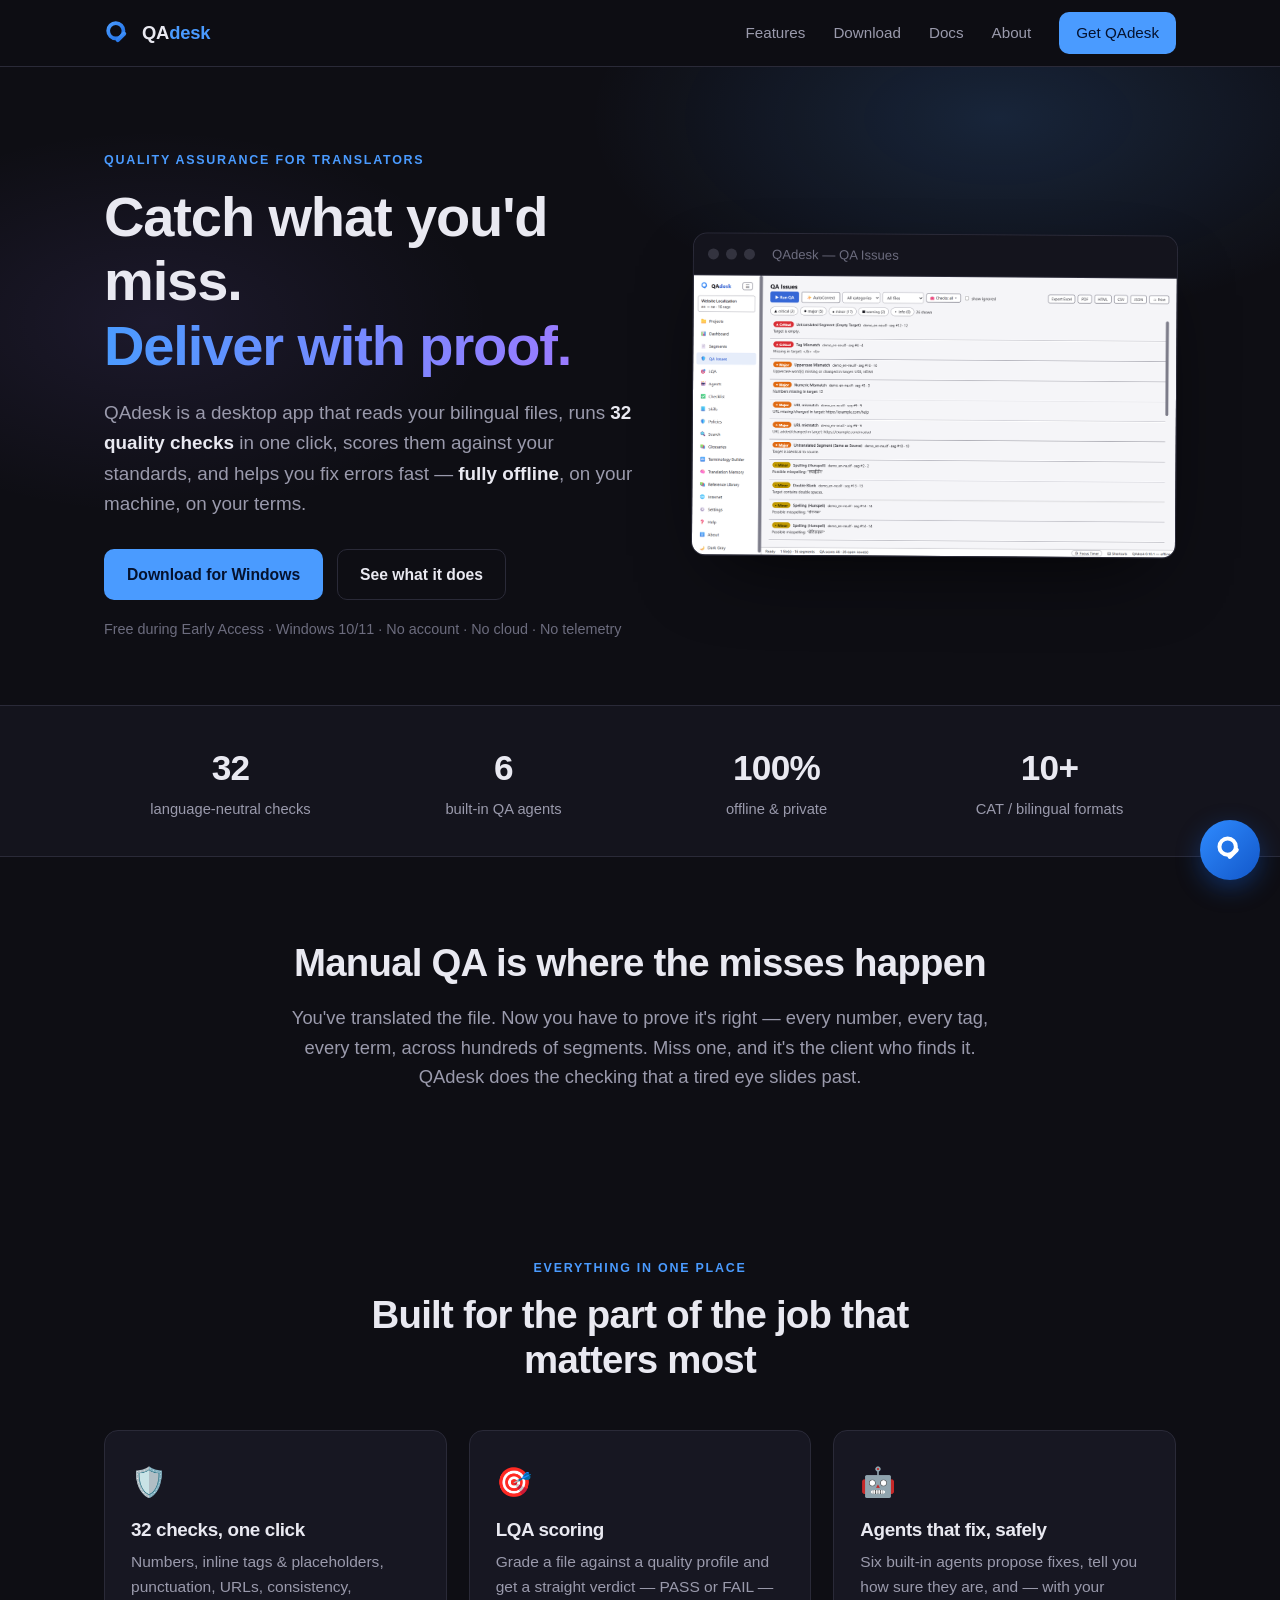
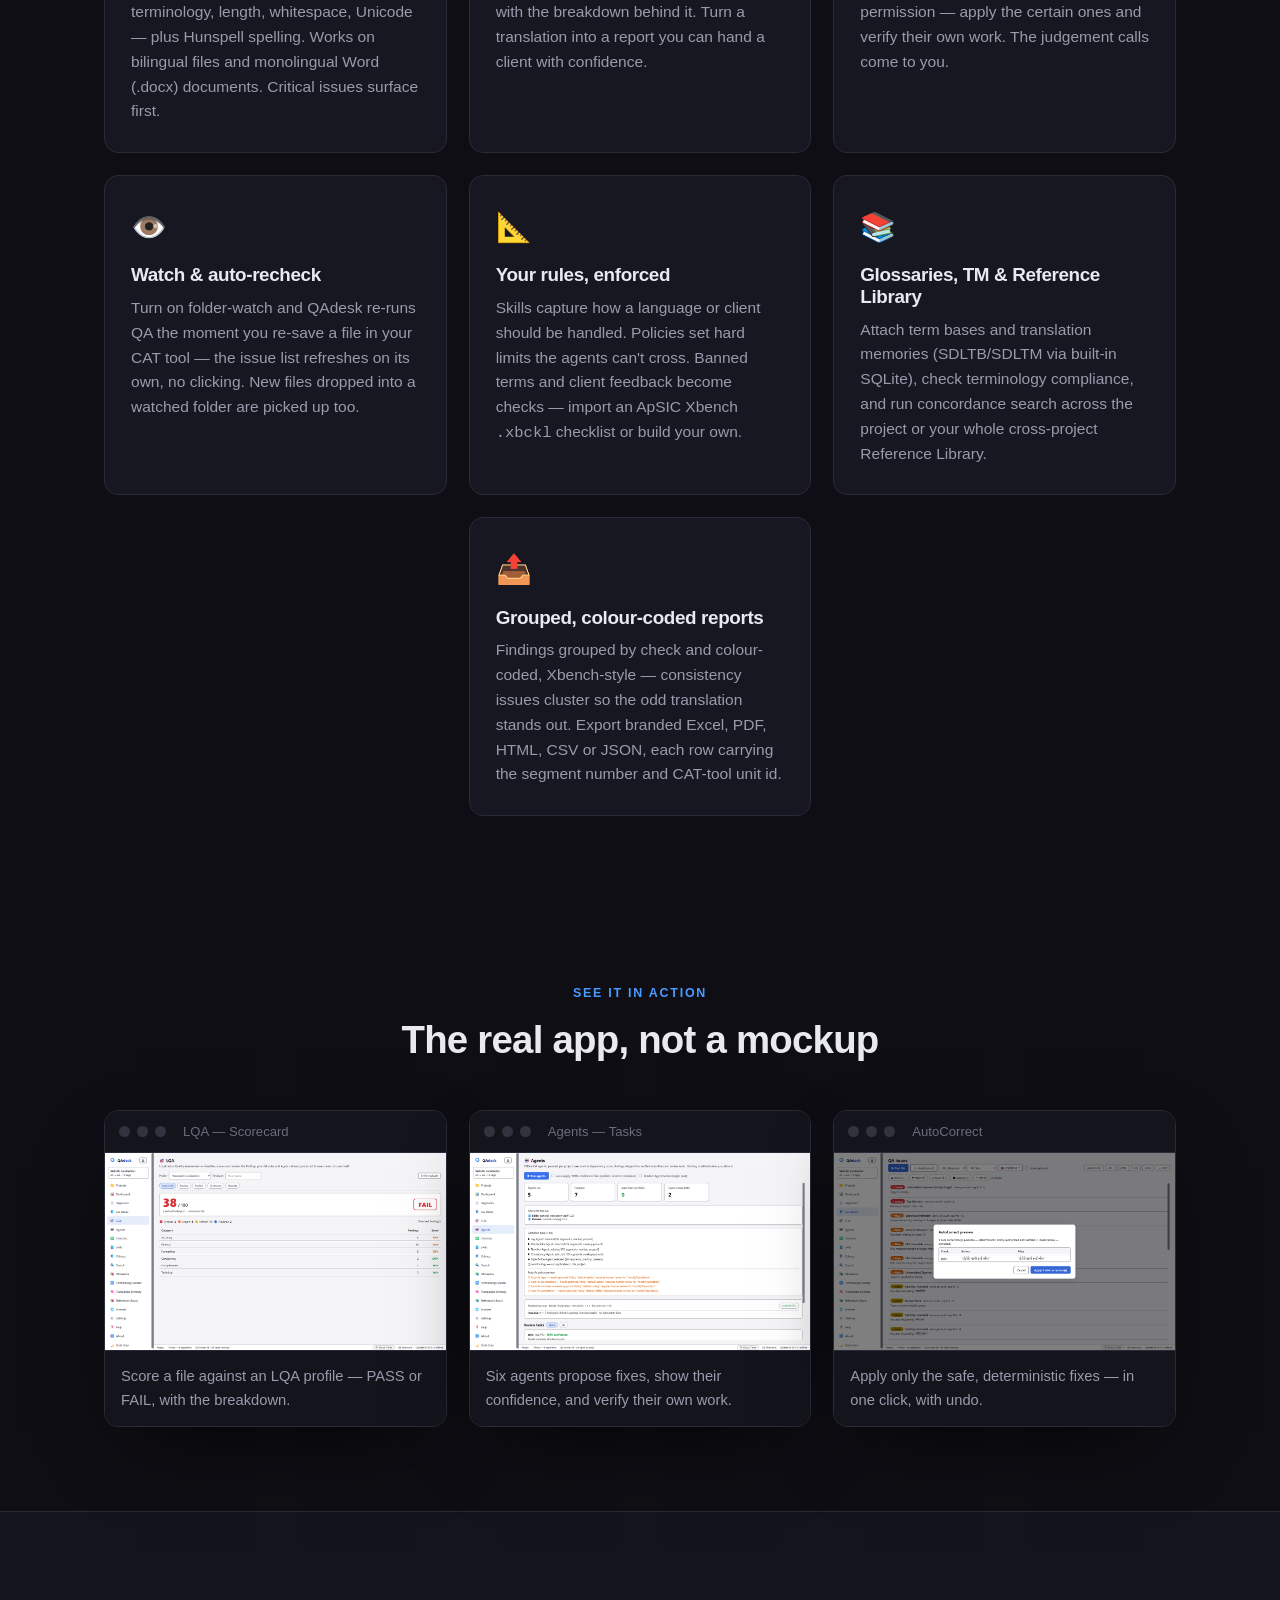
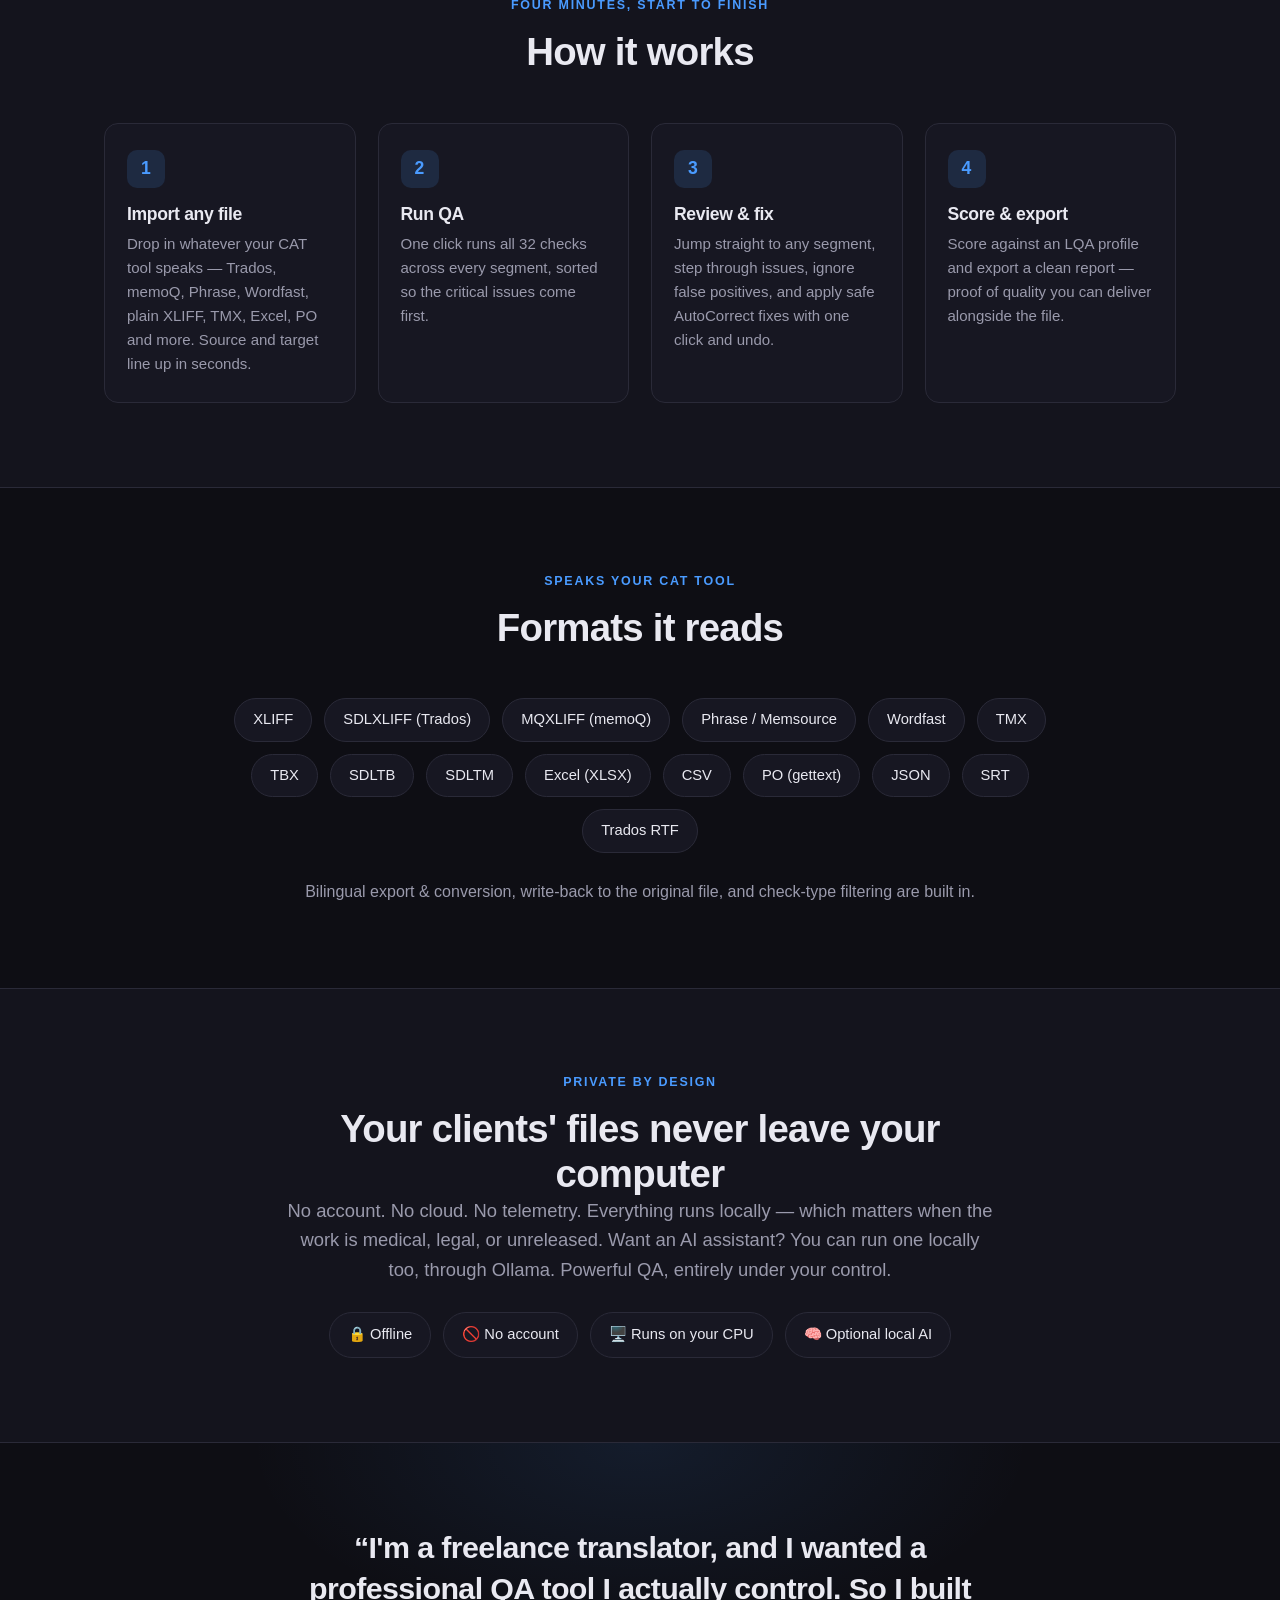
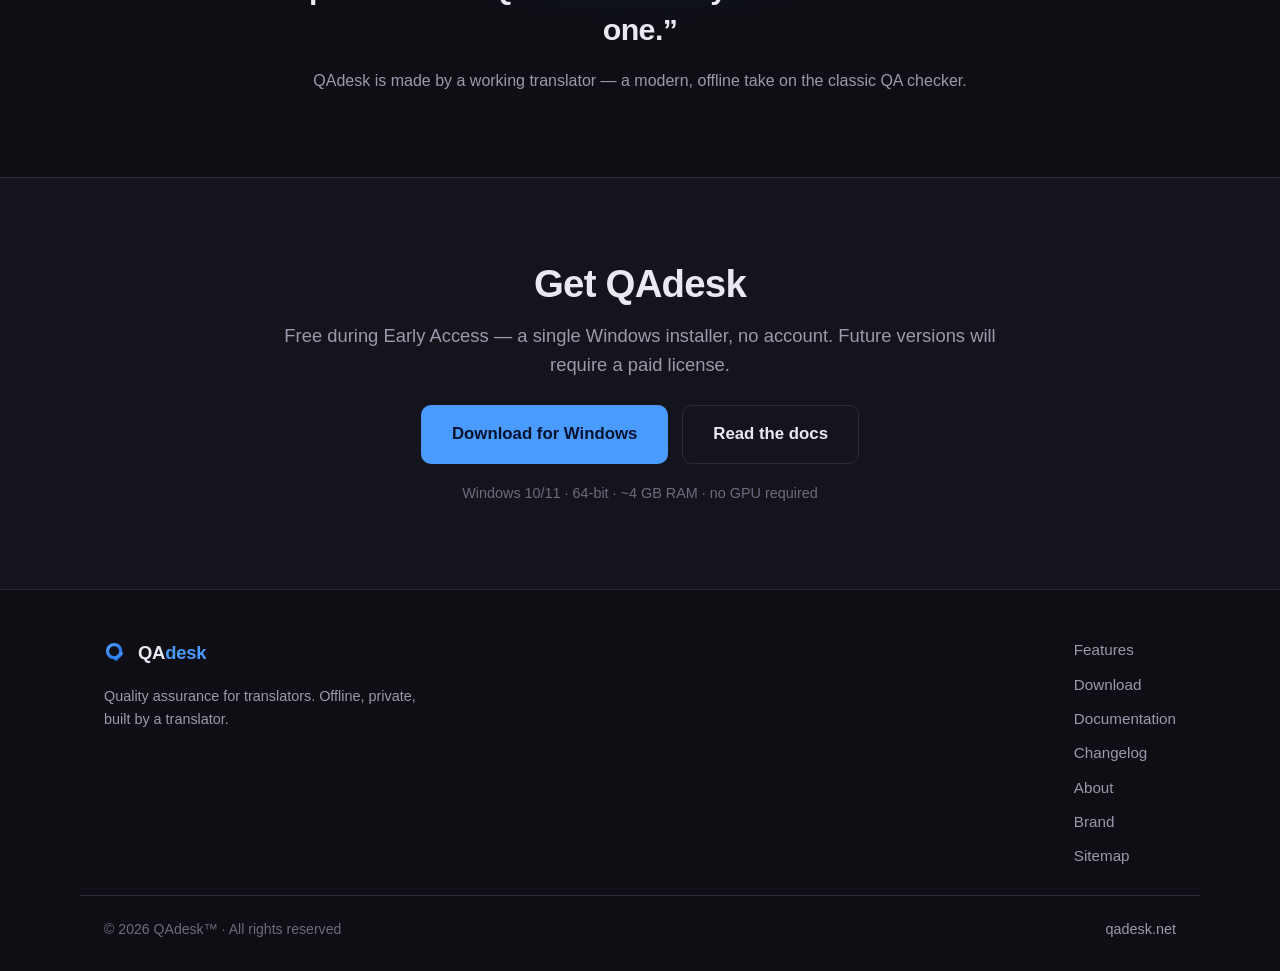
<file: index.html>
<!DOCTYPE html>
<html lang="en">
<head>
  <meta charset="UTF-8" />
  <meta name="viewport" content="width=device-width, initial-scale=1.0" />
  <title>QAdesk — Offline translation quality assurance for translators</title>
  <meta name="description" content="QAdesk is a private, offline desktop app that runs 32 quality checks on your bilingual files, scores them against LQA profiles, and helps you fix errors fast. Trados, memoQ, Phrase, XLIFF, TMX and more. Windows, no cloud, no account." />
  <meta property="og:title" content="QAdesk — Quality assurance for translators" />
  <meta property="og:description" content="Catch what you'd miss. Deliver with proof. An offline translation-QA desktop tool built by a translator." />
  <meta property="og:type" content="website" />
  <meta property="og:url" content="https://qadesk.net/" />
  <meta property="og:image" content="https://qadesk.net/assets/og.png" />
  <meta name="twitter:card" content="summary_large_image" />
  <link rel="icon" href="data:image/svg+xml,%3Csvg%20xmlns%3D%27http%3A%2F%2Fwww.w3.org%2F2000%2Fsvg%27%20viewBox%3D%270%200%2064%2064%27%3E%3Cdefs%3E%3ClinearGradient%20id%3D%27g%27%20x1%3D%270%27%20y1%3D%270%27%20x2%3D%271%27%20y2%3D%271%27%3E%3Cstop%20offset%3D%270%27%20stop-color%3D%27%232f8bff%27%2F%3E%3Cstop%20offset%3D%271%27%20stop-color%3D%27%231257c9%27%2F%3E%3C%2FlinearGradient%3E%3C%2Fdefs%3E%3Crect%20width%3D%2764%27%20height%3D%2764%27%20rx%3D%2715%27%20fill%3D%27url%28%23g%29%27%2F%3E%3Ccircle%20cx%3D%2727%27%20cy%3D%2727%27%20r%3D%2717.5%27%20fill%3D%27none%27%20stroke%3D%27%23ffffff%27%20stroke-width%3D%278.5%27%2F%3E%3Crect%20x%3D%2734%27%20y%3D%2726%27%20width%3D%279.5%27%20height%3D%2730%27%20rx%3D%274.75%27%20fill%3D%27%23ffffff%27%20transform%3D%27rotate%2845%2038.75%2041%29%27%2F%3E%3C%2Fsvg%3E" />
  <link rel="icon" type="image/png" sizes="32x32" href="assets/favicon-32.png" />
  <link rel="icon" type="image/png" sizes="16x16" href="assets/favicon-16.png" />
  <link rel="apple-touch-icon" href="assets/apple-touch-icon.png" />
  <link rel="stylesheet" href="styles.css" />
</head>
<body>
  <a class="skip-link" href="#main">Skip to content</a>

  <header class="site-header" id="top">
    <nav class="nav container" aria-label="Primary">
      <a class="brand" href="#top" aria-label="QAdesk home">
        <span class="brand-mark" aria-hidden="true">
          <svg viewBox="0 0 64 64" width="28" height="28"><defs><linearGradient id="qgh" x1="0" y1="0" x2="1" y2="1"><stop offset="0" stop-color="#4a9bff"/><stop offset="1" stop-color="#1f6fe5"/></linearGradient></defs><circle cx="27" cy="27" r="17.5" fill="none" stroke="url(#qgh)" stroke-width="8.5"/><rect x="34" y="26" width="9.5" height="30" rx="4.75" fill="url(#qgh)" transform="rotate(45 38.75 41)"/></svg>
        </span>
        <span class="brand-name">QA<span class="ac">desk</span></span>
      </a>
      <button class="nav-toggle" aria-expanded="false" aria-controls="nav-links" aria-label="Menu">
        <span></span><span></span><span></span>
      </button>
      <ul class="nav-links" id="nav-links">
        <li><a href="#features">Features</a></li>
        <li><a href="download.html">Download</a></li>
        <li><a href="docs.html">Docs</a></li>
        <li><a href="about.html">About</a></li>
        <li><a class="btn btn-primary btn-sm" href="download.html">Get QAdesk</a></li>
      </ul>
    </nav>
  </header>

  <main id="main">
    <!-- HERO -->
    <section class="hero">
      <div class="container hero-grid">
        <div class="hero-copy">
          <p class="eyebrow">Quality assurance for translators</p>
          <h1>Catch what you'd miss.<br /><span class="grad">Deliver with proof.</span></h1>
          <p class="lede">
            QAdesk is a desktop app that reads your bilingual files, runs <strong>32 quality checks</strong>
            in one click, scores them against your standards, and helps you fix errors fast —
            <strong>fully offline</strong>, on your machine, on your terms.
          </p>
          <div class="hero-cta">
            <a class="btn btn-primary" href="download.html">Download for Windows</a>
            <a class="btn btn-ghost" href="#features">See what it does</a>
          </div>
          <p class="hero-note">Free during Early Access · Windows 10/11 · No account · No cloud · No telemetry</p>
        </div>

        <div class="hero-visual">
          <figure class="shot shot-hero">
            <div class="shot-bar" aria-hidden="true"><span class="dot"></span><span class="dot"></span><span class="dot"></span><span class="shot-title">QAdesk — QA Issues</span></div>
            <img src="assets/qa-issues.png" alt="QAdesk's QA Issues view: severity-ranked findings — tag mismatches, numeric mismatches, spelling — across a bilingual file" width="1236" height="715" />
          </figure>
        </div>
      </div>
    </section>

    <!-- TRUST STRIP -->
    <section class="strip" aria-label="At a glance">
      <div class="container strip-grid">
        <div><span class="stat">32</span><span class="stat-label">language-neutral checks</span></div>
        <div><span class="stat">6</span><span class="stat-label">built-in QA agents</span></div>
        <div><span class="stat">100%</span><span class="stat-label">offline &amp; private</span></div>
        <div><span class="stat">10+</span><span class="stat-label">CAT / bilingual formats</span></div>
      </div>
    </section>

    <!-- PROBLEM -->
    <section class="section problem">
      <div class="container narrow center">
        <h2>Manual QA is where the misses happen</h2>
        <p class="muted big">
          You've translated the file. Now you have to prove it's right — every number, every tag,
          every term, across hundreds of segments. Miss one, and it's the client who finds it.
          QAdesk does the checking that a tired eye slides past.
        </p>
      </div>
    </section>

    <!-- FEATURES -->
    <section class="section" id="features">
      <div class="container">
        <div class="section-head center">
          <p class="eyebrow">Everything in one place</p>
          <h2>Built for the part of the job that matters most</h2>
        </div>
        <div class="feature-grid">
          <article class="card">
            <div class="card-icon">🛡️</div>
            <h3>32 checks, one click</h3>
            <p>Numbers, inline tags &amp; placeholders, punctuation, URLs, consistency, terminology, length, whitespace, Unicode — plus Hunspell spelling. Works on bilingual files and monolingual Word (.docx) documents. Critical issues surface first.</p>
          </article>
          <article class="card">
            <div class="card-icon">🎯</div>
            <h3>LQA scoring</h3>
            <p>Grade a file against a quality profile and get a straight verdict — PASS or FAIL — with the breakdown behind it. Turn a translation into a report you can hand a client with confidence.</p>
          </article>
          <article class="card">
            <div class="card-icon">🤖</div>
            <h3>Agents that fix, safely</h3>
            <p>Six built-in agents propose fixes, tell you how sure they are, and — with your permission — apply the certain ones and verify their own work. The judgement calls come to you.</p>
          </article>
          <article class="card">
            <div class="card-icon">👁️</div>
            <h3>Watch &amp; auto-recheck</h3>
            <p>Turn on folder-watch and QAdesk re-runs QA the moment you re-save a file in your CAT tool — the issue list refreshes on its own, no clicking. New files dropped into a watched folder are picked up too.</p>
          </article>
          <article class="card">
            <div class="card-icon">📐</div>
            <h3>Your rules, enforced</h3>
            <p>Skills capture how a language or client should be handled. Policies set hard limits the agents can't cross. Banned terms and client feedback become checks — import an ApSIC Xbench <code>.xbckl</code> checklist or build your own.</p>
          </article>
          <article class="card">
            <div class="card-icon">📚</div>
            <h3>Glossaries, TM &amp; Reference Library</h3>
            <p>Attach term bases and translation memories (SDLTB/SDLTM via built-in SQLite), check terminology compliance, and run concordance search across the project or your whole cross-project Reference Library.</p>
          </article>
          <article class="card">
            <div class="card-icon">📤</div>
            <h3>Grouped, colour-coded reports</h3>
            <p>Findings grouped by check and colour-coded, Xbench-style — consistency issues cluster so the odd translation stands out. Export branded Excel, PDF, HTML, CSV or JSON, each row carrying the segment number and CAT-tool unit id.</p>
          </article>
        </div>
      </div>
    </section>

    <!-- SCREENSHOTS -->
    <section class="section" id="screens">
      <div class="container">
        <div class="section-head center">
          <p class="eyebrow">See it in action</p>
          <h2>The real app, not a mockup</h2>
        </div>
        <div class="shot-grid">
          <figure class="shot">
            <div class="shot-bar" aria-hidden="true"><span class="dot"></span><span class="dot"></span><span class="dot"></span><span class="shot-title">LQA — Scorecard</span></div>
            <img src="assets/lqa-scorecard.png" alt="QAdesk LQA scorecard grading a file against a quality profile with a PASS/FAIL result" width="1236" height="715" loading="lazy" />
            <figcaption>Score a file against an LQA profile — PASS or FAIL, with the breakdown.</figcaption>
          </figure>
          <figure class="shot">
            <div class="shot-bar" aria-hidden="true"><span class="dot"></span><span class="dot"></span><span class="dot"></span><span class="shot-title">Agents — Tasks</span></div>
            <img src="assets/agents-tasks.png" alt="QAdesk Agents view proposing fixes with confidence, for review and apply" width="1236" height="715" loading="lazy" />
            <figcaption>Six agents propose fixes, show their confidence, and verify their own work.</figcaption>
          </figure>
          <figure class="shot">
            <div class="shot-bar" aria-hidden="true"><span class="dot"></span><span class="dot"></span><span class="dot"></span><span class="shot-title">AutoCorrect</span></div>
            <img src="assets/qa-autocorrect.png" alt="QAdesk AutoCorrect preview listing safe, deterministic fixes to apply in one click" width="1236" height="715" loading="lazy" />
            <figcaption>Apply only the safe, deterministic fixes — in one click, with undo.</figcaption>
          </figure>
        </div>
      </div>
    </section>

    <!-- HOW IT WORKS -->
    <section class="section alt" id="how">
      <div class="container">
        <div class="section-head center">
          <p class="eyebrow">Four minutes, start to finish</p>
          <h2>How it works</h2>
        </div>
        <ol class="steps">
          <li>
            <span class="step-n">1</span>
            <h3>Import any file</h3>
            <p>Drop in whatever your CAT tool speaks — Trados, memoQ, Phrase, Wordfast, plain XLIFF, TMX, Excel, PO and more. Source and target line up in seconds.</p>
          </li>
          <li>
            <span class="step-n">2</span>
            <h3>Run QA</h3>
            <p>One click runs all 32 checks across every segment, sorted so the critical issues come first.</p>
          </li>
          <li>
            <span class="step-n">3</span>
            <h3>Review &amp; fix</h3>
            <p>Jump straight to any segment, step through issues, ignore false positives, and apply safe AutoCorrect fixes with one click and undo.</p>
          </li>
          <li>
            <span class="step-n">4</span>
            <h3>Score &amp; export</h3>
            <p>Score against an LQA profile and export a clean report — proof of quality you can deliver alongside the file.</p>
          </li>
        </ol>
      </div>
    </section>

    <!-- FORMATS -->
    <section class="section" id="formats">
      <div class="container">
        <div class="section-head center">
          <p class="eyebrow">Speaks your CAT tool</p>
          <h2>Formats it reads</h2>
        </div>
        <ul class="format-list">
          <li>XLIFF</li><li>SDLXLIFF (Trados)</li><li>MQXLIFF (memoQ)</li><li>Phrase / Memsource</li>
          <li>Wordfast</li><li>TMX</li><li>TBX</li><li>SDLTB</li><li>SDLTM</li>
          <li>Excel (XLSX)</li><li>CSV</li><li>PO (gettext)</li><li>JSON</li><li>SRT</li><li>Trados RTF</li>
        </ul>
        <p class="center muted">Bilingual export &amp; conversion, write-back to the original file, and check-type filtering are built in.</p>
      </div>
    </section>

    <!-- PRIVACY -->
    <section class="section alt" id="privacy">
      <div class="container narrow center">
        <p class="eyebrow">Private by design</p>
        <h2>Your clients' files never leave your computer</h2>
        <p class="muted big">
          No account. No cloud. No telemetry. Everything runs locally — which matters when the work is
          medical, legal, or unreleased. Want an AI assistant? You can run one locally too, through Ollama.
          Powerful QA, entirely under your control.
        </p>
        <div class="pill-row">
          <span class="pill">🔒 Offline</span>
          <span class="pill">🚫 No account</span>
          <span class="pill">🖥️ Runs on your CPU</span>
          <span class="pill">🧠 Optional local AI</span>
        </div>
      </div>
    </section>

    <!-- MAKER -->
    <section class="section maker">
      <div class="container narrow center">
        <blockquote>
          “I'm a freelance translator, and I wanted a professional QA tool I actually control.
          So I built one.”
        </blockquote>
        <p class="muted">QAdesk is made by a working translator — a modern, offline take on the classic QA checker.</p>
      </div>
    </section>

    <!-- DOWNLOAD -->
    <section class="section download" id="download">
      <div class="container narrow center">
        <h2>Get QAdesk</h2>
        <p class="muted big">Free during Early Access — a single Windows installer, no account. Future versions will require a paid license.</p>
        <div class="hero-cta center-cta">
          <a class="btn btn-primary btn-lg" href="download.html">Download for Windows</a>
          <a class="btn btn-ghost btn-lg" href="docs.html">Read the docs</a>
        </div>
        <p class="hero-note">Windows 10/11 · 64-bit · ~4 GB RAM · no GPU required</p>
      </div>
    </section>
  </main>

  <footer class="site-footer">
    <div class="container footer-grid">
      <div>
        <div class="brand">
          <span class="brand-mark" aria-hidden="true">
            <svg viewBox="0 0 64 64" width="24" height="24"><defs><linearGradient id="qgf" x1="0" y1="0" x2="1" y2="1"><stop offset="0" stop-color="#4a9bff"/><stop offset="1" stop-color="#1f6fe5"/></linearGradient></defs><circle cx="27" cy="27" r="17.5" fill="none" stroke="url(#qgf)" stroke-width="8.5"/><rect x="34" y="26" width="9.5" height="30" rx="4.75" fill="url(#qgf)" transform="rotate(45 38.75 41)"/></svg>
          </span>
          <span class="brand-name">QA<span class="ac">desk</span></span>
        </div>
        <p class="muted small">Quality assurance for translators. Offline, private, built by a translator.</p>
      </div>
      <nav aria-label="Footer">
        <a href="index.html#features">Features</a>
        <a href="download.html">Download</a>
        <a href="docs.html">Documentation</a>
        <a href="changelog.html">Changelog</a>
        <a href="about.html">About</a>
        <a href="brand/">Brand</a>
        <a href="sitemap.xml">Sitemap</a>
      </nav>
    </div>
    <div class="container footer-base">
      <span>© <span data-year></span> QAdesk™ · All rights reserved</span>
      <span class="muted small">qadesk.net</span>
    </div>
  </footer>

  <script src="main.js"></script>

  <script src="assets/qadesk-chat.js" defer></script>
</body>
</html>
</file>
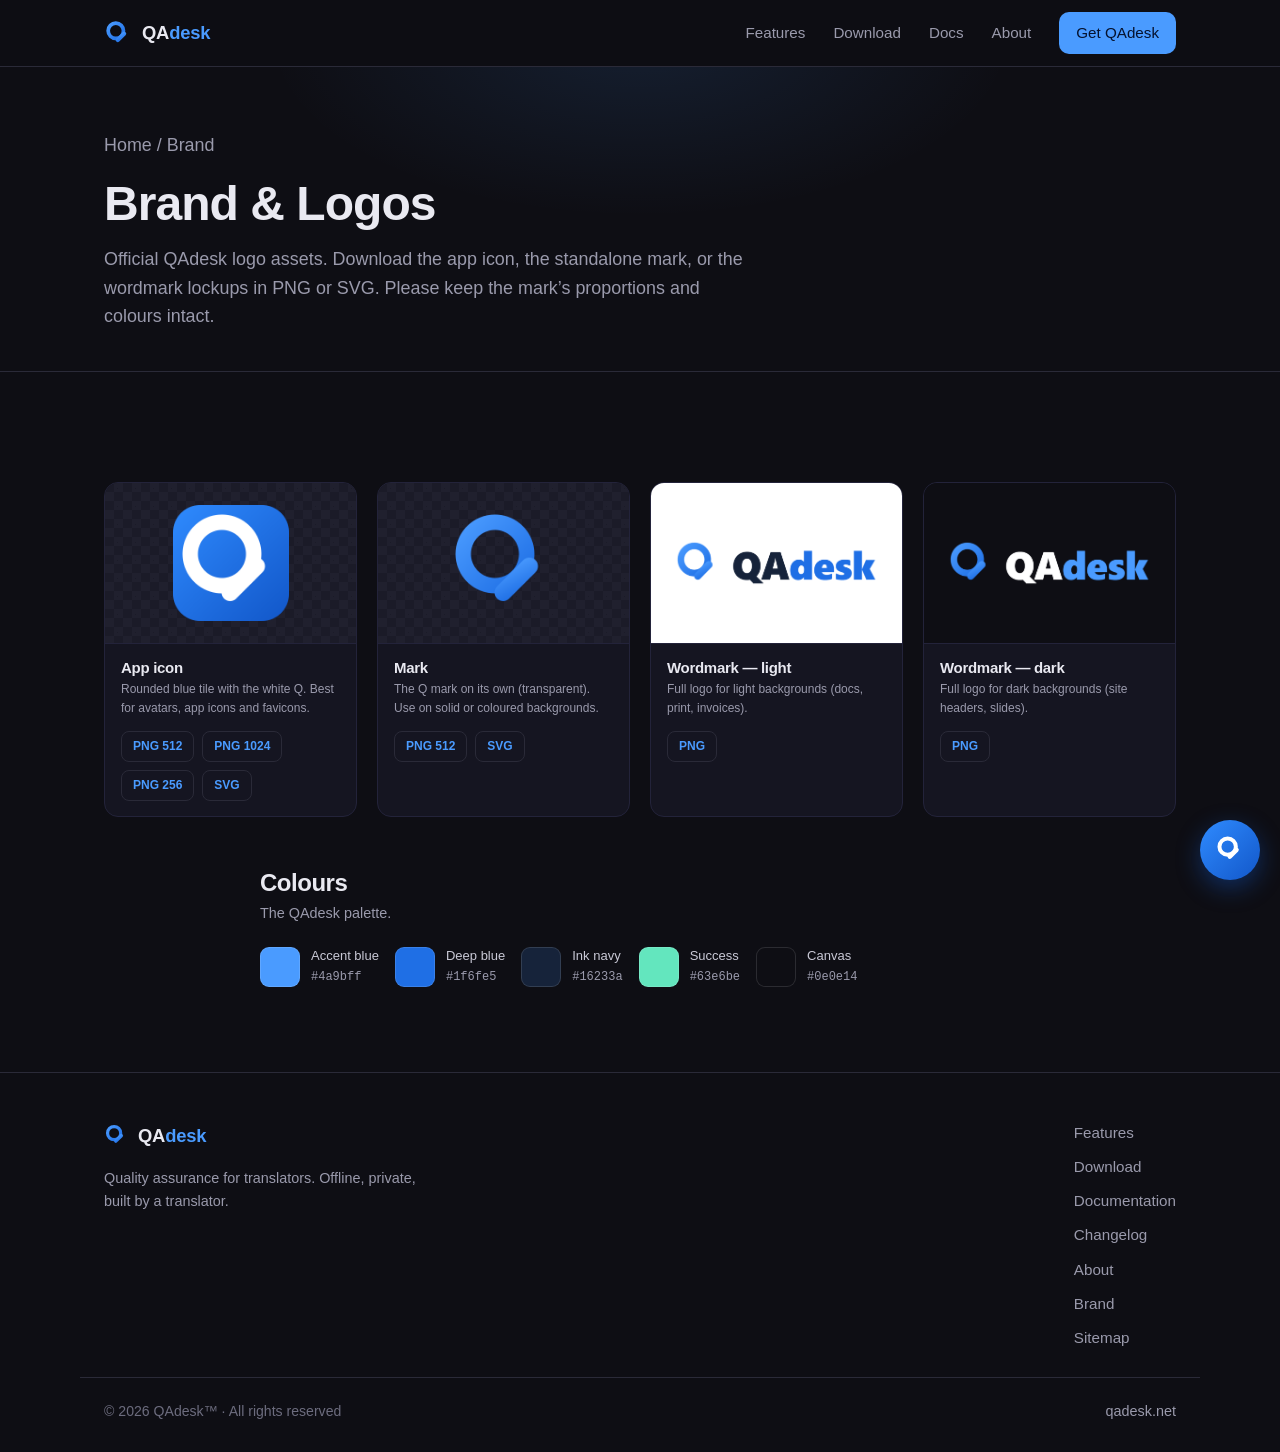
<file: brand/index.html>
<!DOCTYPE html>
<html lang="en">
<head>
  <meta charset="UTF-8" />
  <meta name="viewport" content="width=device-width, initial-scale=1.0" />
  <title>QAdesk — Brand &amp; Logos</title>
  <meta name="description" content="Official QAdesk logos and brand assets — download the app icon, mark, and wordmark lockups in PNG and SVG." />
  <meta property="og:title" content="QAdesk — Brand &amp; Logos" />
  <meta property="og:description" content="Official QAdesk logos and brand assets in PNG and SVG." />
  <meta property="og:type" content="website" />
  <meta property="og:image" content="https://qadesk.net/assets/og.png" />
  <meta name="twitter:card" content="summary_large_image" />
  <link rel="icon" href="data:image/svg+xml,%3Csvg%20xmlns%3D%27http%3A%2F%2Fwww.w3.org%2F2000%2Fsvg%27%20viewBox%3D%270%200%2064%2064%27%3E%3Cdefs%3E%3ClinearGradient%20id%3D%27g%27%20x1%3D%270%27%20y1%3D%270%27%20x2%3D%271%27%20y2%3D%271%27%3E%3Cstop%20offset%3D%270%27%20stop-color%3D%27%232f8bff%27%2F%3E%3Cstop%20offset%3D%271%27%20stop-color%3D%27%231257c9%27%2F%3E%3C%2FlinearGradient%3E%3C%2Fdefs%3E%3Crect%20width%3D%2764%27%20height%3D%2764%27%20rx%3D%2715%27%20fill%3D%27url%28%23g%29%27%2F%3E%3Ccircle%20cx%3D%2727%27%20cy%3D%2727%27%20r%3D%2717.5%27%20fill%3D%27none%27%20stroke%3D%27%23ffffff%27%20stroke-width%3D%278.5%27%2F%3E%3Crect%20x%3D%2734%27%20y%3D%2726%27%20width%3D%279.5%27%20height%3D%2730%27%20rx%3D%274.75%27%20fill%3D%27%23ffffff%27%20transform%3D%27rotate%2845%2038.75%2041%29%27%2F%3E%3C%2Fsvg%3E" />
  <link rel="icon" type="image/png" sizes="32x32" href="../assets/favicon-32.png" />
  <link rel="icon" type="image/png" sizes="16x16" href="../assets/favicon-16.png" />
  <link rel="apple-touch-icon" href="../assets/apple-touch-icon.png" />
  <link rel="stylesheet" href="../styles.css" />
  <style>
    .asset-grid { display: grid; grid-template-columns: repeat(auto-fill, minmax(250px, 1fr)); gap: 20px; margin-top: 26px; }
    .asset { background: #151521; border: 1px solid #23233a; border-radius: 14px; overflow: hidden; display: flex; flex-direction: column; }
    .asset .pv { height: 160px; display: flex; align-items: center; justify-content: center; padding: 22px; }
    .asset .pv.light { background: #ffffff; }
    .asset .pv.dark { background: #0e0e14; }
    .asset .pv.tile { background: #1b1b28; background-image: linear-gradient(45deg,#20202e 25%,transparent 25%),linear-gradient(-45deg,#20202e 25%,transparent 25%),linear-gradient(45deg,transparent 75%,#20202e 75%),linear-gradient(-45deg,transparent 75%,#20202e 75%); background-size: 18px 18px; background-position: 0 0,0 9px,9px -9px,-9px 0; }
    .asset .pv img { max-width: 100%; max-height: 116px; display: block; }
    .asset .meta { padding: 15px 16px; border-top: 1px solid #23233a; }
    .asset h3 { margin: 0 0 4px; font-size: 15px; }
    .asset p { margin: 0 0 12px; font-size: 12px; color: #9a9aac; }
    .asset .dl { display: flex; flex-wrap: wrap; gap: 8px; }
    .asset .dl a { font-size: 12px; font-weight: 600; padding: 5px 11px; border: 1px solid #2a2a38; border-radius: 8px; color: #4a9bff; text-decoration: none; }
    .asset .dl a:hover { border-color: #4a9bff; background: rgba(74,155,255,.1); }
    .swatches { display: flex; flex-wrap: wrap; gap: 16px; margin-top: 20px; }
    .sw { display: flex; align-items: center; gap: 11px; font-size: 13px; color: #c9c9d6; }
    .sw i { width: 40px; height: 40px; border-radius: 9px; display: inline-block; border: 1px solid rgba(255,255,255,.12); }
    .sw code { font-size: 12px; color: #9a9aac; }
  </style>
</head>
<body>
  <a class="skip-link" href="#main">Skip to content</a>

  <header class="site-header" id="top">
    <nav class="nav container" aria-label="Primary">
      <a class="brand" href="../index.html" aria-label="QAdesk home">
        <span class="brand-mark" aria-hidden="true">
          <svg viewBox="0 0 64 64" width="28" height="28"><defs><linearGradient id="qgh" x1="0" y1="0" x2="1" y2="1"><stop offset="0" stop-color="#4a9bff"/><stop offset="1" stop-color="#1f6fe5"/></linearGradient></defs><circle cx="27" cy="27" r="17.5" fill="none" stroke="url(#qgh)" stroke-width="8.5"/><rect x="34" y="26" width="9.5" height="30" rx="4.75" fill="url(#qgh)" transform="rotate(45 38.75 41)"/></svg>
        </span>
        <span class="brand-name">QA<span class="ac">desk</span></span>
      </a>
      <button class="nav-toggle" aria-expanded="false" aria-controls="nav-links" aria-label="Menu">
        <span></span><span></span><span></span>
      </button>
      <ul class="nav-links" id="nav-links">
        <li><a href="../index.html#features">Features</a></li>
        <li><a href="../download.html">Download</a></li>
        <li><a href="../docs.html">Docs</a></li>
        <li><a href="../about.html">About</a></li>
        <li><a class="btn btn-primary btn-sm" href="../download.html">Get QAdesk</a></li>
      </ul>
    </nav>
  </header>

  <main id="main">
    <section class="page-hero">
      <div class="container">
        <p class="breadcrumb"><a href="../index.html">Home</a> / Brand</p>
        <h1>Brand &amp; Logos</h1>
        <p>Official QAdesk logo assets. Download the app icon, the standalone mark, or the wordmark lockups in PNG or SVG. Please keep the mark&rsquo;s proportions and colours intact.</p>
      </div>
    </section>

    <section class="section">
      <div class="container">
        <div class="asset-grid">

          <div class="asset">
            <div class="pv tile"><img src="qadesk-icon-512.png" alt="QAdesk app icon" /></div>
            <div class="meta">
              <h3>App icon</h3>
              <p>Rounded blue tile with the white Q. Best for avatars, app icons and favicons.</p>
              <div class="dl">
                <a href="qadesk-icon-512.png" download>PNG 512</a>
                <a href="qadesk-icon-1024.png" download>PNG 1024</a>
                <a href="qadesk-icon-256.png" download>PNG 256</a>
                <a href="qadesk-icon.svg" download>SVG</a>
              </div>
            </div>
          </div>

          <div class="asset">
            <div class="pv tile"><img src="qadesk-mark-512.png" alt="QAdesk mark" /></div>
            <div class="meta">
              <h3>Mark</h3>
              <p>The Q mark on its own (transparent). Use on solid or coloured backgrounds.</p>
              <div class="dl">
                <a href="qadesk-mark-512.png" download>PNG 512</a>
                <a href="qadesk-mark.svg" download>SVG</a>
              </div>
            </div>
          </div>

          <div class="asset">
            <div class="pv light"><img src="qadesk-lockup-light.png" alt="QAdesk wordmark on light" /></div>
            <div class="meta">
              <h3>Wordmark — light</h3>
              <p>Full logo for light backgrounds (docs, print, invoices).</p>
              <div class="dl">
                <a href="qadesk-lockup-light.png" download>PNG</a>
              </div>
            </div>
          </div>

          <div class="asset">
            <div class="pv dark"><img src="qadesk-lockup-dark.png" alt="QAdesk wordmark on dark" /></div>
            <div class="meta">
              <h3>Wordmark — dark</h3>
              <p>Full logo for dark backgrounds (site headers, slides).</p>
              <div class="dl">
                <a href="qadesk-lockup-dark.png" download>PNG</a>
              </div>
            </div>
          </div>

        </div>

        <div class="container narrow" style="padding:0; margin-top:52px;">
          <h2 style="font-size:1.5rem; margin-bottom:6px;">Colours</h2>
          <p class="muted small">The QAdesk palette.</p>
          <div class="swatches">
            <div class="sw"><i style="background:#4a9bff"></i><div>Accent blue<br><code>#4a9bff</code></div></div>
            <div class="sw"><i style="background:#1f6fe5"></i><div>Deep blue<br><code>#1f6fe5</code></div></div>
            <div class="sw"><i style="background:#16233a"></i><div>Ink navy<br><code>#16233a</code></div></div>
            <div class="sw"><i style="background:#63e6be"></i><div>Success<br><code>#63e6be</code></div></div>
            <div class="sw"><i style="background:#0e0e14"></i><div>Canvas<br><code>#0e0e14</code></div></div>
          </div>
        </div>
      </div>
    </section>
  </main>

  <footer class="site-footer">
    <div class="container footer-grid">
      <div>
        <div class="brand">
          <span class="brand-mark" aria-hidden="true">
            <svg viewBox="0 0 64 64" width="24" height="24"><defs><linearGradient id="qgf" x1="0" y1="0" x2="1" y2="1"><stop offset="0" stop-color="#4a9bff"/><stop offset="1" stop-color="#1f6fe5"/></linearGradient></defs><circle cx="27" cy="27" r="17.5" fill="none" stroke="url(#qgf)" stroke-width="8.5"/><rect x="34" y="26" width="9.5" height="30" rx="4.75" fill="url(#qgf)" transform="rotate(45 38.75 41)"/></svg>
          </span>
          <span class="brand-name">QA<span class="ac">desk</span></span>
        </div>
        <p class="muted small">Quality assurance for translators. Offline, private, built by a translator.</p>
      </div>
      <nav aria-label="Footer">
        <a href="../index.html#features">Features</a>
        <a href="../download.html">Download</a>
        <a href="../docs.html">Documentation</a>
        <a href="../changelog.html">Changelog</a>
        <a href="../about.html">About</a>
        <a href="../brand/">Brand</a>
        <a href="../sitemap.xml">Sitemap</a>
      </nav>
    </div>
    <div class="container footer-base">
      <span>© <span data-year></span> QAdesk™ · All rights reserved</span>
      <span class="muted small">qadesk.net</span>
    </div>
  </footer>

  <script src="../main.js" defer></script>
  <script src="../assets/qadesk-chat.js" defer></script>
</body>
</html>
</file>
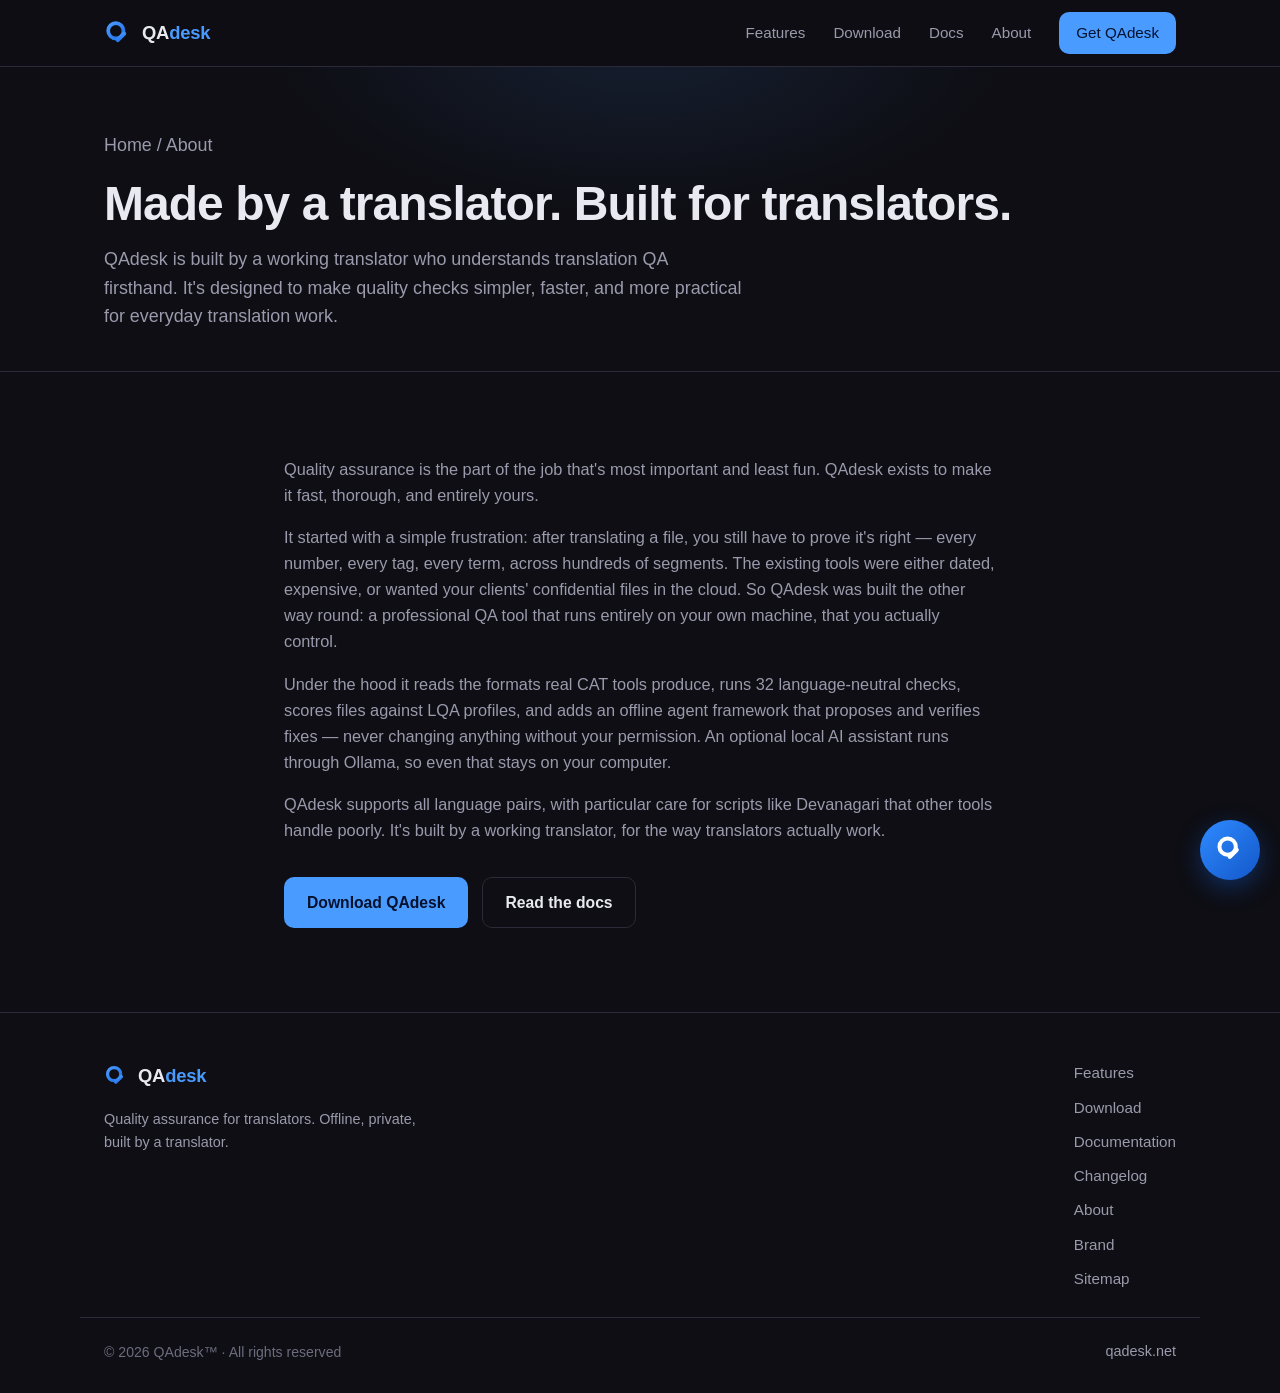
<file: about.html>
<!DOCTYPE html>
<html lang="en">
<head>
  <meta charset="UTF-8" />
  <meta name="viewport" content="width=device-width, initial-scale=1.0" />
  <title>About QAdesk — built by a translator</title>
  <meta name="description" content="QAdesk is a modern, offline take on the classic translation-QA checker, built by a working freelance translator." />
  <meta property="og:title" content="About QAdesk — built by a translator" />
  <meta property="og:description" content="QAdesk is a modern, offline take on the classic translation-QA checker, built by a working freelance translator." />
  <meta property="og:type" content="website" />
  <meta property="og:image" content="https://qadesk.net/assets/og.png" />
  <meta name="twitter:card" content="summary_large_image" />
  <link rel="icon" href="data:image/svg+xml,%3Csvg%20xmlns%3D%27http%3A%2F%2Fwww.w3.org%2F2000%2Fsvg%27%20viewBox%3D%270%200%2064%2064%27%3E%3Cdefs%3E%3ClinearGradient%20id%3D%27g%27%20x1%3D%270%27%20y1%3D%270%27%20x2%3D%271%27%20y2%3D%271%27%3E%3Cstop%20offset%3D%270%27%20stop-color%3D%27%232f8bff%27%2F%3E%3Cstop%20offset%3D%271%27%20stop-color%3D%27%231257c9%27%2F%3E%3C%2FlinearGradient%3E%3C%2Fdefs%3E%3Crect%20width%3D%2764%27%20height%3D%2764%27%20rx%3D%2715%27%20fill%3D%27url%28%23g%29%27%2F%3E%3Ccircle%20cx%3D%2727%27%20cy%3D%2727%27%20r%3D%2717.5%27%20fill%3D%27none%27%20stroke%3D%27%23ffffff%27%20stroke-width%3D%278.5%27%2F%3E%3Crect%20x%3D%2734%27%20y%3D%2726%27%20width%3D%279.5%27%20height%3D%2730%27%20rx%3D%274.75%27%20fill%3D%27%23ffffff%27%20transform%3D%27rotate%2845%2038.75%2041%29%27%2F%3E%3C%2Fsvg%3E" />
  <link rel="icon" type="image/png" sizes="32x32" href="assets/favicon-32.png" />
  <link rel="icon" type="image/png" sizes="16x16" href="assets/favicon-16.png" />
  <link rel="apple-touch-icon" href="assets/apple-touch-icon.png" />
  <link rel="stylesheet" href="styles.css" />
</head>
<body>
  <a class="skip-link" href="#main">Skip to content</a>
  <header class="site-header" id="top">
    <nav class="nav container" aria-label="Primary">
      <a class="brand" href="index.html" aria-label="QAdesk home">
        <span class="brand-mark" aria-hidden="true"><svg viewBox="0 0 64 64" width="28" height="28"><defs><linearGradient id="qgh" x1="0" y1="0" x2="1" y2="1"><stop offset="0" stop-color="#4a9bff"/><stop offset="1" stop-color="#1f6fe5"/></linearGradient></defs><circle cx="27" cy="27" r="17.5" fill="none" stroke="url(#qgh)" stroke-width="8.5"/><rect x="34" y="26" width="9.5" height="30" rx="4.75" fill="url(#qgh)" transform="rotate(45 38.75 41)"/></svg></span>
        <span class="brand-name">QA<span class="ac">desk</span></span>
      </a>
      <button class="nav-toggle" aria-expanded="false" aria-controls="nav-links" aria-label="Menu"><span></span><span></span><span></span></button>
      <ul class="nav-links" id="nav-links">
        <li><a href="index.html#features">Features</a></li>
        <li><a href="download.html">Download</a></li>
        <li><a href="docs.html">Docs</a></li>
        <li><a href="about.html" aria-current="page">About</a></li>
        <li><a class="btn btn-primary btn-sm" href="download.html">Get QAdesk</a></li>
      </ul>
    </nav>
  </header>

  <main id="main">
    <section class="page-hero">
      <div class="container">
        <p class="breadcrumb"><a href="index.html">Home</a> / About</p>
        <h1>Made by a translator. Built for translators.</h1>
        <p>QAdesk is built by a working translator who understands translation QA firsthand. It's designed to make quality checks simpler, faster, and more practical for everyday translation work.</p>
      </div>
    </section>

    <section class="section">
      <div class="container narrow about-body">
        <p class="about-lead">Quality assurance is the part of the job that's most important and least fun. QAdesk exists to make it fast, thorough, and entirely yours.</p>
        <p>It started with a simple frustration: after translating a file, you still have to prove it's right — every number, every tag, every term, across hundreds of segments. The existing tools were either dated, expensive, or wanted your clients' confidential files in the cloud. So QAdesk was built the other way round: a professional QA tool that runs entirely on your own machine, that you actually control.</p>
        <p>Under the hood it reads the formats real CAT tools produce, runs 32 language-neutral checks, scores files against LQA profiles, and adds an offline agent framework that proposes and verifies fixes — never changing anything without your permission. An optional local AI assistant runs through Ollama, so even that stays on your computer.</p>
        <p>QAdesk supports all language pairs, with particular care for scripts like Devanagari that other tools handle poorly. It's built by a working translator, for the way translators actually work.</p>

        <div style="margin-top:34px; display:flex; gap:14px; flex-wrap:wrap;">
          <a class="btn btn-primary" href="download.html">Download QAdesk</a>
          <a class="btn btn-ghost" href="docs.html">Read the docs</a>
        </div>
      </div>
    </section>
  </main>

  <footer class="site-footer">
    <div class="container footer-grid">
      <div>
        <div class="brand"><span class="brand-mark" aria-hidden="true"><svg viewBox="0 0 64 64" width="24" height="24"><defs><linearGradient id="qgf" x1="0" y1="0" x2="1" y2="1"><stop offset="0" stop-color="#4a9bff"/><stop offset="1" stop-color="#1f6fe5"/></linearGradient></defs><circle cx="27" cy="27" r="17.5" fill="none" stroke="url(#qgf)" stroke-width="8.5"/><rect x="34" y="26" width="9.5" height="30" rx="4.75" fill="url(#qgf)" transform="rotate(45 38.75 41)"/></svg></span><span class="brand-name">QA<span class="ac">desk</span></span></div>
        <p class="muted small">Quality assurance for translators. Offline, private, built by a translator.</p>
      </div>
      <nav aria-label="Footer">
        <a href="index.html#features">Features</a>
        <a href="download.html">Download</a>
        <a href="docs.html">Documentation</a>
        <a href="changelog.html">Changelog</a>
        <a href="about.html">About</a>
        <a href="brand/">Brand</a>
        <a href="sitemap.xml">Sitemap</a>
      </nav>
    </div>
    <div class="container footer-base"><span>© <span data-year></span> QAdesk™ · All rights reserved</span><span class="muted small">qadesk.net</span></div>
  </footer>
  <script src="main.js"></script>

  <script src="assets/qadesk-chat.js" defer></script>
</body>
</html>
</file>
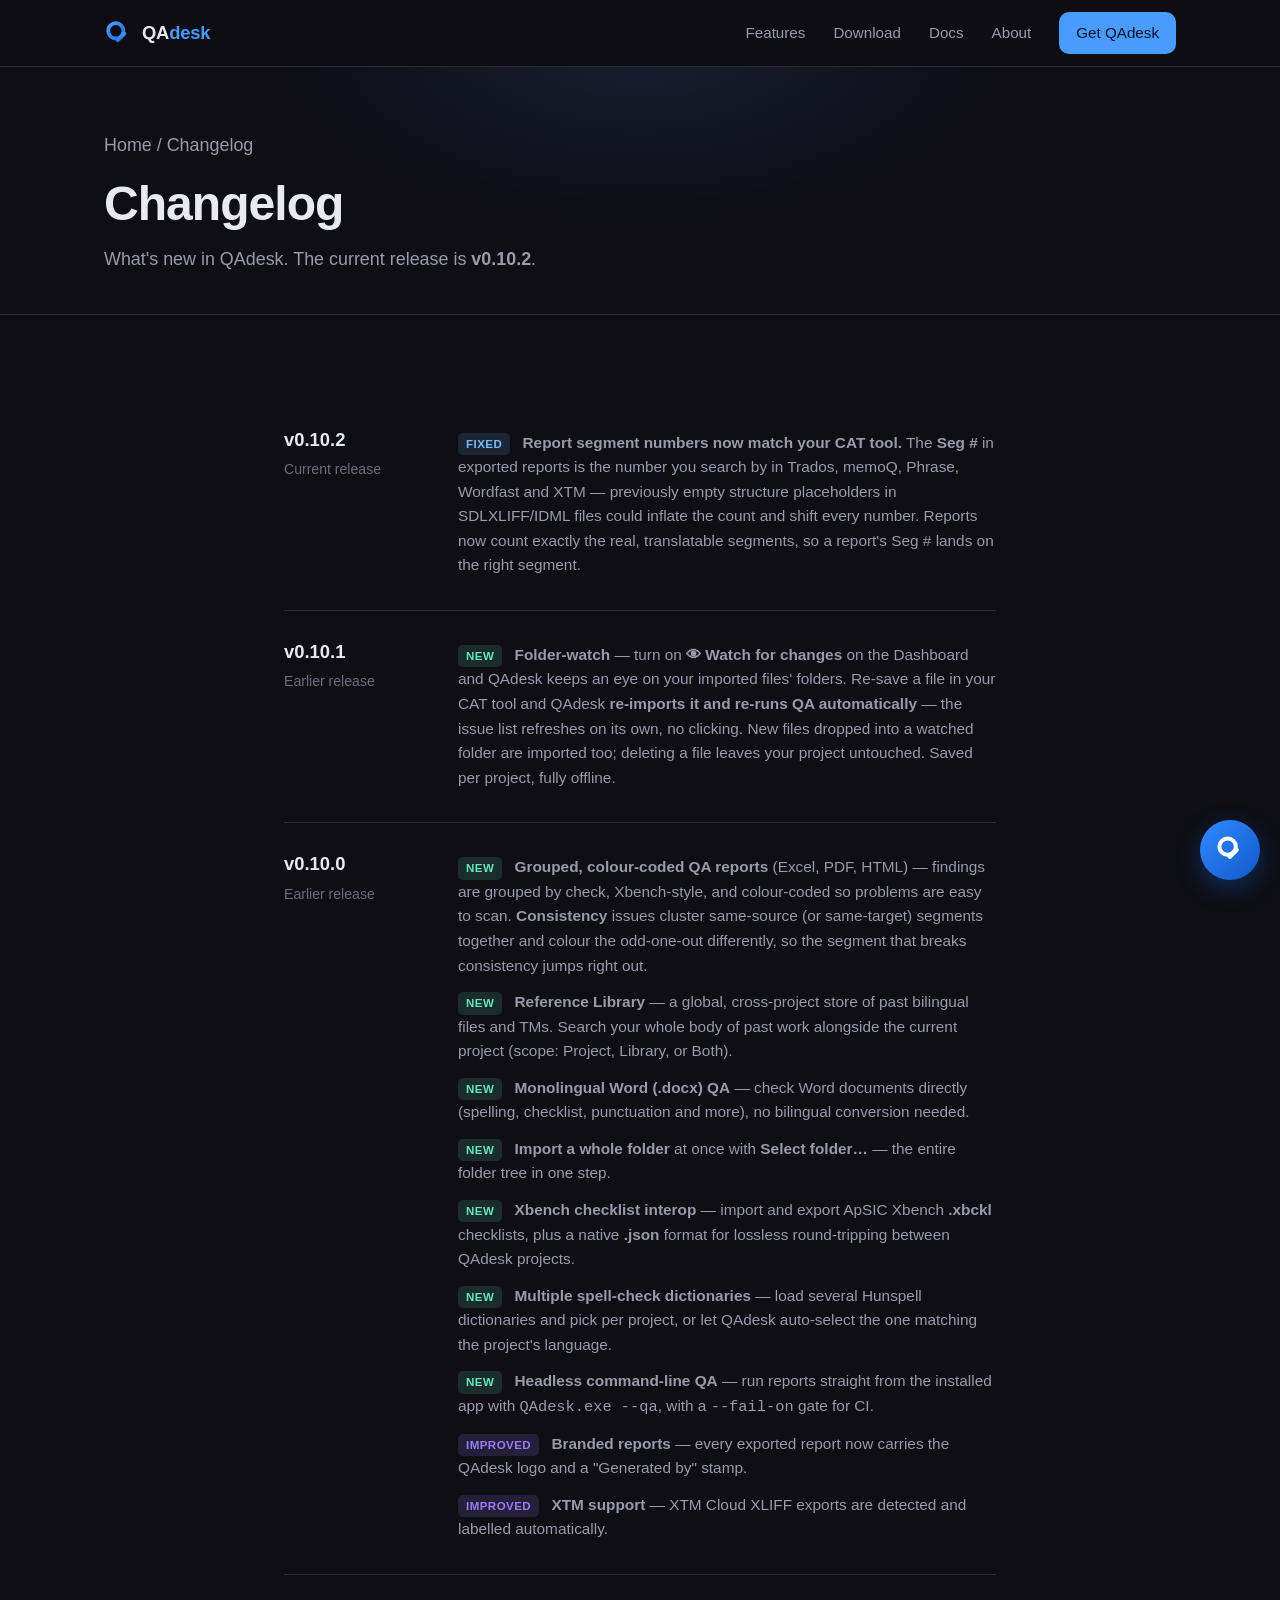
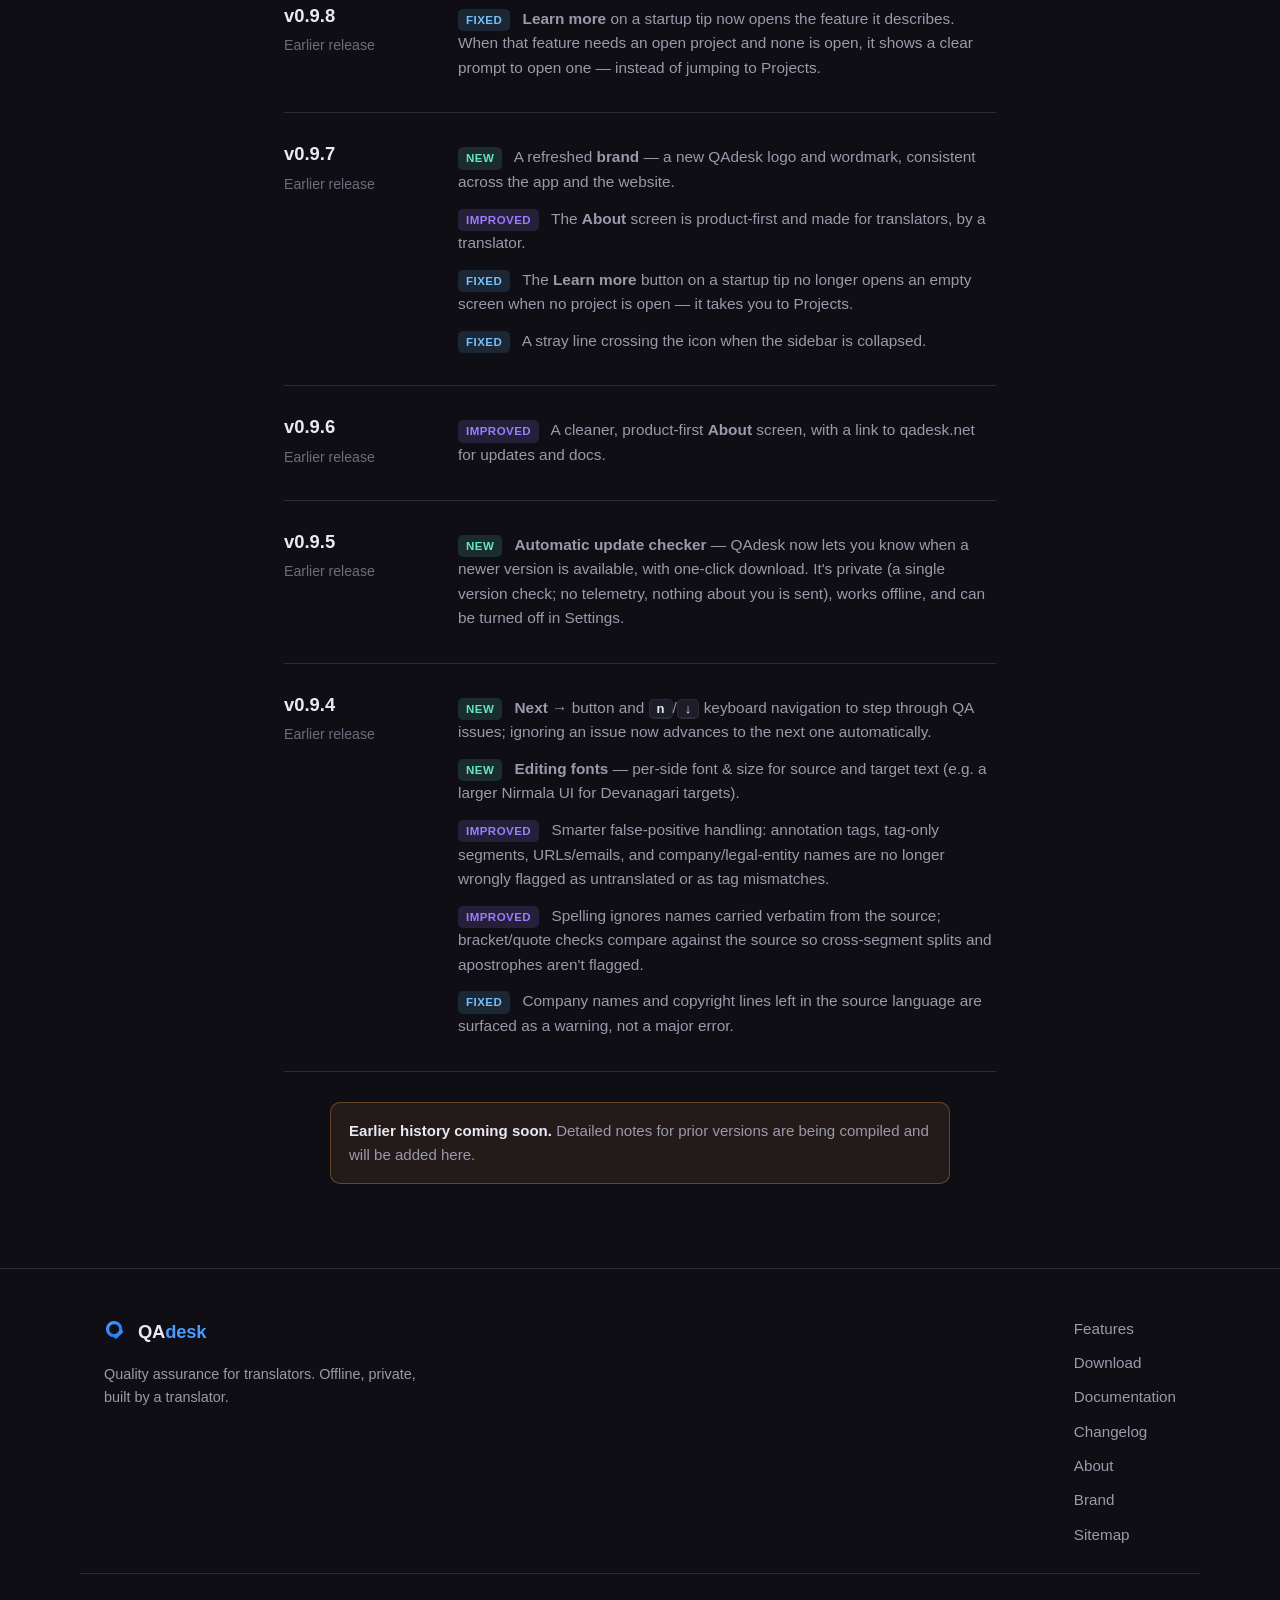
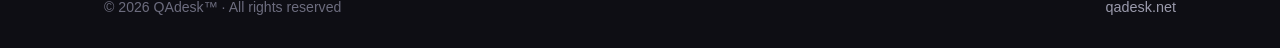
<file: changelog.html>
<!DOCTYPE html>
<html lang="en">
<head>
  <meta charset="UTF-8" />
  <meta name="viewport" content="width=device-width, initial-scale=1.0" />
  <title>QAdesk Changelog — release notes</title>
  <meta name="description" content="What's new in QAdesk. Release notes and version history." />
  <meta property="og:title" content="QAdesk Changelog — release notes" />
  <meta property="og:description" content="What's new in QAdesk. Release notes and version history." />
  <meta property="og:type" content="website" />
  <meta property="og:image" content="https://qadesk.net/assets/og.png" />
  <meta name="twitter:card" content="summary_large_image" />
  <link rel="icon" href="data:image/svg+xml,%3Csvg%20xmlns%3D%27http%3A%2F%2Fwww.w3.org%2F2000%2Fsvg%27%20viewBox%3D%270%200%2064%2064%27%3E%3Cdefs%3E%3ClinearGradient%20id%3D%27g%27%20x1%3D%270%27%20y1%3D%270%27%20x2%3D%271%27%20y2%3D%271%27%3E%3Cstop%20offset%3D%270%27%20stop-color%3D%27%232f8bff%27%2F%3E%3Cstop%20offset%3D%271%27%20stop-color%3D%27%231257c9%27%2F%3E%3C%2FlinearGradient%3E%3C%2Fdefs%3E%3Crect%20width%3D%2764%27%20height%3D%2764%27%20rx%3D%2715%27%20fill%3D%27url%28%23g%29%27%2F%3E%3Ccircle%20cx%3D%2727%27%20cy%3D%2727%27%20r%3D%2717.5%27%20fill%3D%27none%27%20stroke%3D%27%23ffffff%27%20stroke-width%3D%278.5%27%2F%3E%3Crect%20x%3D%2734%27%20y%3D%2726%27%20width%3D%279.5%27%20height%3D%2730%27%20rx%3D%274.75%27%20fill%3D%27%23ffffff%27%20transform%3D%27rotate%2845%2038.75%2041%29%27%2F%3E%3C%2Fsvg%3E" />
  <link rel="icon" type="image/png" sizes="32x32" href="assets/favicon-32.png" />
  <link rel="icon" type="image/png" sizes="16x16" href="assets/favicon-16.png" />
  <link rel="apple-touch-icon" href="assets/apple-touch-icon.png" />
  <link rel="stylesheet" href="styles.css" />
</head>
<body>
  <a class="skip-link" href="#main">Skip to content</a>
  <header class="site-header" id="top">
    <nav class="nav container" aria-label="Primary">
      <a class="brand" href="index.html" aria-label="QAdesk home">
        <span class="brand-mark" aria-hidden="true"><svg viewBox="0 0 64 64" width="28" height="28"><defs><linearGradient id="qgh" x1="0" y1="0" x2="1" y2="1"><stop offset="0" stop-color="#4a9bff"/><stop offset="1" stop-color="#1f6fe5"/></linearGradient></defs><circle cx="27" cy="27" r="17.5" fill="none" stroke="url(#qgh)" stroke-width="8.5"/><rect x="34" y="26" width="9.5" height="30" rx="4.75" fill="url(#qgh)" transform="rotate(45 38.75 41)"/></svg></span>
        <span class="brand-name">QA<span class="ac">desk</span></span>
      </a>
      <button class="nav-toggle" aria-expanded="false" aria-controls="nav-links" aria-label="Menu"><span></span><span></span><span></span></button>
      <ul class="nav-links" id="nav-links">
        <li><a href="index.html#features">Features</a></li>
        <li><a href="download.html">Download</a></li>
        <li><a href="docs.html">Docs</a></li>
        <li><a href="about.html">About</a></li>
        <li><a class="btn btn-primary btn-sm" href="download.html">Get QAdesk</a></li>
      </ul>
    </nav>
  </header>

  <main id="main">
    <section class="page-hero">
      <div class="container">
        <p class="breadcrumb"><a href="index.html">Home</a> / Changelog</p>
        <h1>Changelog</h1>
        <p>What's new in QAdesk. The current release is <strong>v0.10.2</strong>.</p>
      </div>
    </section>

    <section class="section">
      <div class="container log">
        <div class="log-entry">
          <div>
            <div class="log-ver">v0.10.2</div>
            <div class="log-date">Current release</div>
          </div>
          <div class="log-body">
            <ul>
              <li><span class="log-tag fix">Fixed</span> <strong>Report segment numbers now match your CAT tool.</strong> The <strong>Seg #</strong> in exported reports is the number you search by in Trados, memoQ, Phrase, Wordfast and XTM — previously empty structure placeholders in SDLXLIFF/IDML files could inflate the count and shift every number. Reports now count exactly the real, translatable segments, so a report's Seg # lands on the right segment.</li>
            </ul>
          </div>
        </div>

        <div class="log-entry">
          <div>
            <div class="log-ver">v0.10.1</div>
            <div class="log-date">Earlier release</div>
          </div>
          <div class="log-body">
            <ul>
              <li><span class="log-tag new">New</span> <strong>Folder-watch</strong> — turn on <strong>👁 Watch for changes</strong> on the Dashboard and QAdesk keeps an eye on your imported files' folders. Re-save a file in your CAT tool and QAdesk <strong>re-imports it and re-runs QA automatically</strong> — the issue list refreshes on its own, no clicking. New files dropped into a watched folder are imported too; deleting a file leaves your project untouched. Saved per project, fully offline.</li>
            </ul>
          </div>
        </div>

        <div class="log-entry">
          <div>
            <div class="log-ver">v0.10.0</div>
            <div class="log-date">Earlier release</div>
          </div>
          <div class="log-body">
            <ul>
              <li><span class="log-tag new">New</span> <strong>Grouped, colour-coded QA reports</strong> (Excel, PDF, HTML) — findings are grouped by check, Xbench-style, and colour-coded so problems are easy to scan. <strong>Consistency</strong> issues cluster same-source (or same-target) segments together and colour the odd-one-out differently, so the segment that breaks consistency jumps right out.</li>
              <li><span class="log-tag new">New</span> <strong>Reference Library</strong> — a global, cross-project store of past bilingual files and TMs. Search your whole body of past work alongside the current project (scope: Project, Library, or Both).</li>
              <li><span class="log-tag new">New</span> <strong>Monolingual Word (.docx) QA</strong> — check Word documents directly (spelling, checklist, punctuation and more), no bilingual conversion needed.</li>
              <li><span class="log-tag new">New</span> <strong>Import a whole folder</strong> at once with <strong>Select folder…</strong> — the entire folder tree in one step.</li>
              <li><span class="log-tag new">New</span> <strong>Xbench checklist interop</strong> — import and export ApSIC Xbench <strong>.xbckl</strong> checklists, plus a native <strong>.json</strong> format for lossless round-tripping between QAdesk projects.</li>
              <li><span class="log-tag new">New</span> <strong>Multiple spell-check dictionaries</strong> — load several Hunspell dictionaries and pick per project, or let QAdesk auto-select the one matching the project's language.</li>
              <li><span class="log-tag new">New</span> <strong>Headless command-line QA</strong> — run reports straight from the installed app with <code>QAdesk.exe --qa</code>, with a <code>--fail-on</code> gate for CI.</li>
              <li><span class="log-tag imp">Improved</span> <strong>Branded reports</strong> — every exported report now carries the QAdesk logo and a "Generated by" stamp.</li>
              <li><span class="log-tag imp">Improved</span> <strong>XTM support</strong> — XTM Cloud XLIFF exports are detected and labelled automatically.</li>
            </ul>
          </div>
        </div>

        <div class="log-entry">
          <div>
            <div class="log-ver">v0.9.8</div>
            <div class="log-date">Earlier release</div>
          </div>
          <div class="log-body">
            <ul>
              <li><span class="log-tag fix">Fixed</span> <strong>Learn more</strong> on a startup tip now opens the feature it describes. When that feature needs an open project and none is open, it shows a clear prompt to open one — instead of jumping to Projects.</li>
            </ul>
          </div>
        </div>

        <div class="log-entry">
          <div>
            <div class="log-ver">v0.9.7</div>
            <div class="log-date">Earlier release</div>
          </div>
          <div class="log-body">
            <ul>
              <li><span class="log-tag new">New</span> A refreshed <strong>brand</strong> — a new QAdesk logo and wordmark, consistent across the app and the website.</li>
              <li><span class="log-tag imp">Improved</span> The <strong>About</strong> screen is product-first and made for translators, by a translator.</li>
              <li><span class="log-tag fix">Fixed</span> The <strong>Learn more</strong> button on a startup tip no longer opens an empty screen when no project is open — it takes you to Projects.</li>
              <li><span class="log-tag fix">Fixed</span> A stray line crossing the icon when the sidebar is collapsed.</li>
            </ul>
          </div>
        </div>

        <div class="log-entry">
          <div>
            <div class="log-ver">v0.9.6</div>
            <div class="log-date">Earlier release</div>
          </div>
          <div class="log-body">
            <ul>
              <li><span class="log-tag imp">Improved</span> A cleaner, product-first <strong>About</strong> screen, with a link to qadesk.net for updates and docs.</li>
            </ul>
          </div>
        </div>

        <div class="log-entry">
          <div>
            <div class="log-ver">v0.9.5</div>
            <div class="log-date">Earlier release</div>
          </div>
          <div class="log-body">
            <ul>
              <li><span class="log-tag new">New</span> <strong>Automatic update checker</strong> — QAdesk now lets you know when a newer version is available, with one-click download. It's private (a single version check; no telemetry, nothing about you is sent), works offline, and can be turned off in Settings.</li>
            </ul>
          </div>
        </div>

        <div class="log-entry">
          <div>
            <div class="log-ver">v0.9.4</div>
            <div class="log-date">Earlier release</div>
          </div>
          <div class="log-body">
            <ul>
              <li><span class="log-tag new">New</span> <strong>Next →</strong> button and <span class="kbd">n</span>/<span class="kbd">↓</span> keyboard navigation to step through QA issues; ignoring an issue now advances to the next one automatically.</li>
              <li><span class="log-tag new">New</span> <strong>Editing fonts</strong> — per-side font &amp; size for source and target text (e.g. a larger Nirmala UI for Devanagari targets).</li>
              <li><span class="log-tag imp">Improved</span> Smarter false-positive handling: annotation tags, tag-only segments, URLs/emails, and company/legal-entity names are no longer wrongly flagged as untranslated or as tag mismatches.</li>
              <li><span class="log-tag imp">Improved</span> Spelling ignores names carried verbatim from the source; bracket/quote checks compare against the source so cross-segment splits and apostrophes aren't flagged.</li>
              <li><span class="log-tag fix">Fixed</span> Company names and copyright lines left in the source language are surfaced as a warning, not a major error.</li>
            </ul>
          </div>
        </div>

        <div class="note" style="margin-top:30px;">
          <strong>Earlier history coming soon.</strong> Detailed notes for prior versions are being compiled and will be added here.
        </div>
      </div>
    </section>
  </main>

  <footer class="site-footer">
    <div class="container footer-grid">
      <div>
        <div class="brand"><span class="brand-mark" aria-hidden="true"><svg viewBox="0 0 64 64" width="24" height="24"><defs><linearGradient id="qgf" x1="0" y1="0" x2="1" y2="1"><stop offset="0" stop-color="#4a9bff"/><stop offset="1" stop-color="#1f6fe5"/></linearGradient></defs><circle cx="27" cy="27" r="17.5" fill="none" stroke="url(#qgf)" stroke-width="8.5"/><rect x="34" y="26" width="9.5" height="30" rx="4.75" fill="url(#qgf)" transform="rotate(45 38.75 41)"/></svg></span><span class="brand-name">QA<span class="ac">desk</span></span></div>
        <p class="muted small">Quality assurance for translators. Offline, private, built by a translator.</p>
      </div>
      <nav aria-label="Footer">
        <a href="index.html#features">Features</a>
        <a href="download.html">Download</a>
        <a href="docs.html">Documentation</a>
        <a href="changelog.html">Changelog</a>
        <a href="about.html">About</a>
        <a href="brand/">Brand</a>
        <a href="sitemap.xml">Sitemap</a>
      </nav>
    </div>
    <div class="container footer-base"><span>© <span data-year></span> QAdesk™ · All rights reserved</span><span class="muted small">qadesk.net</span></div>
  </footer>
  <script src="main.js"></script>

  <script src="assets/qadesk-chat.js" defer></script>
</body>
</html>
</file>
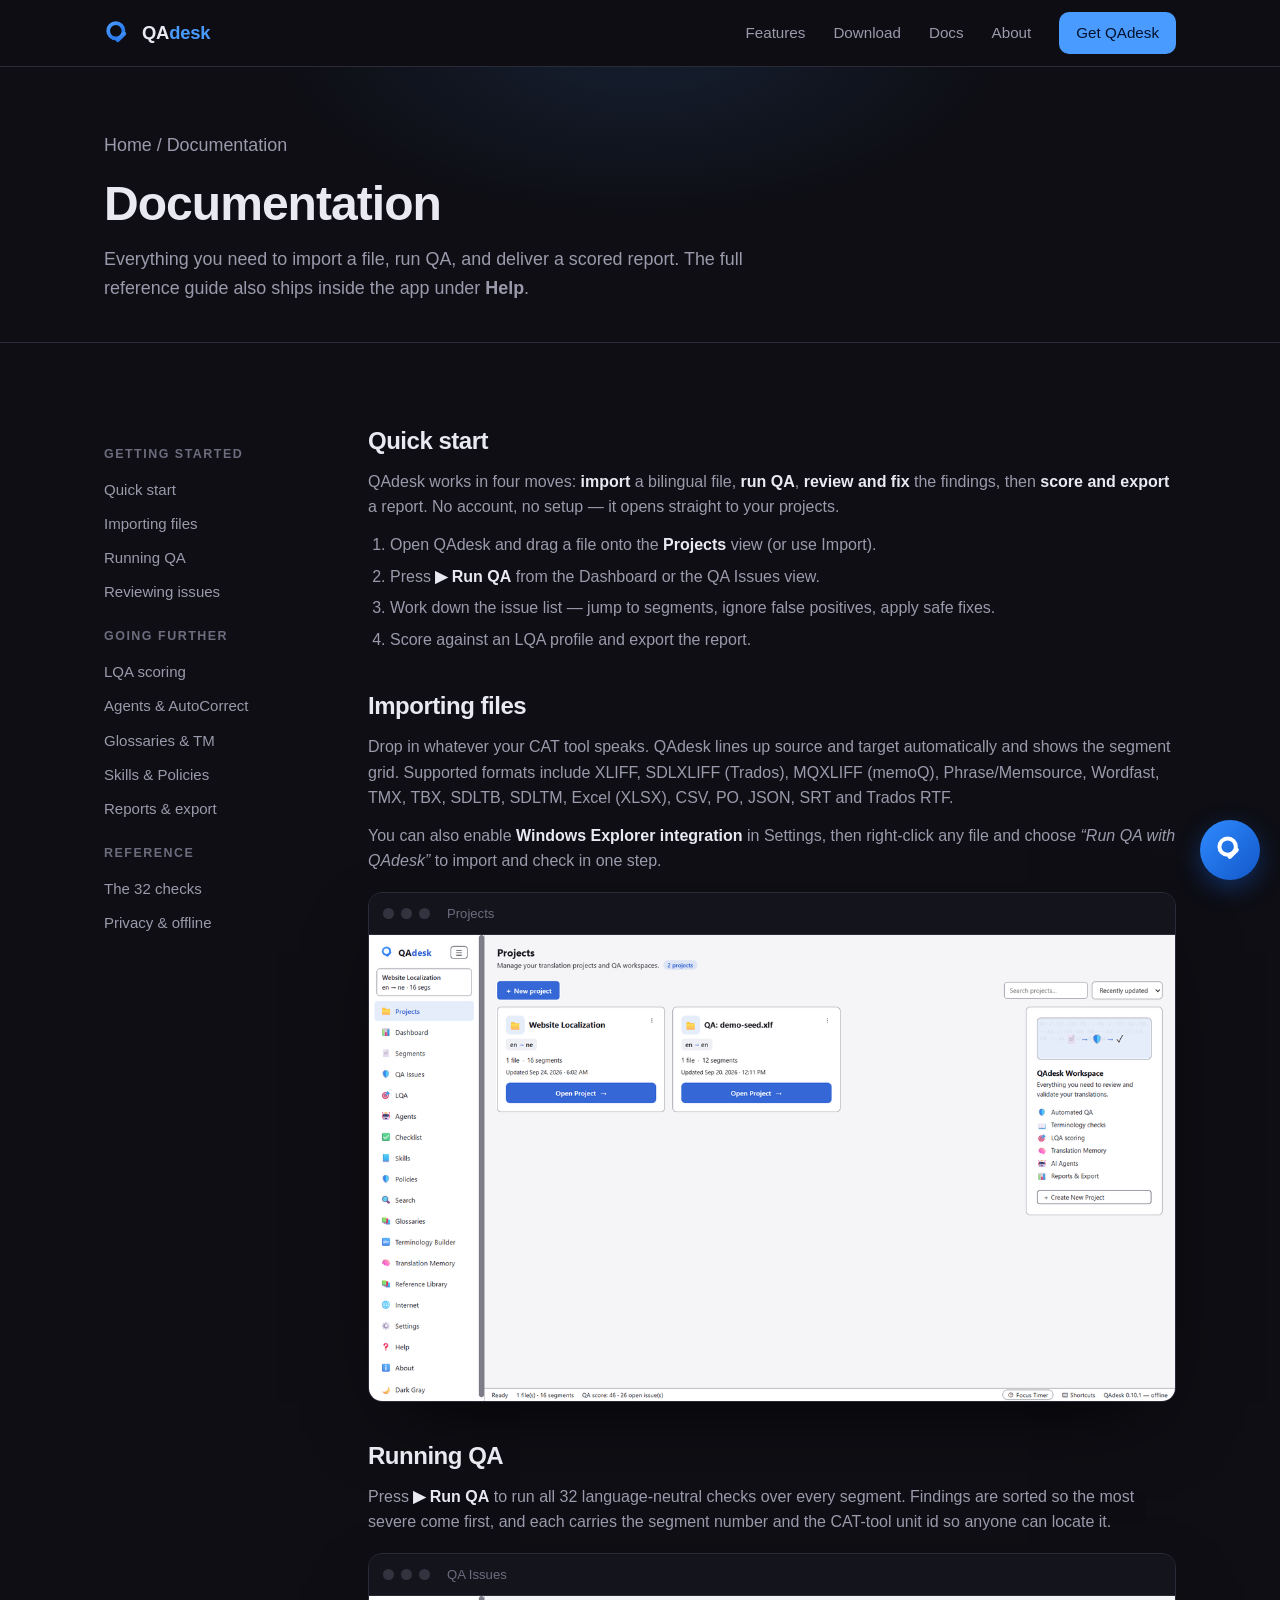
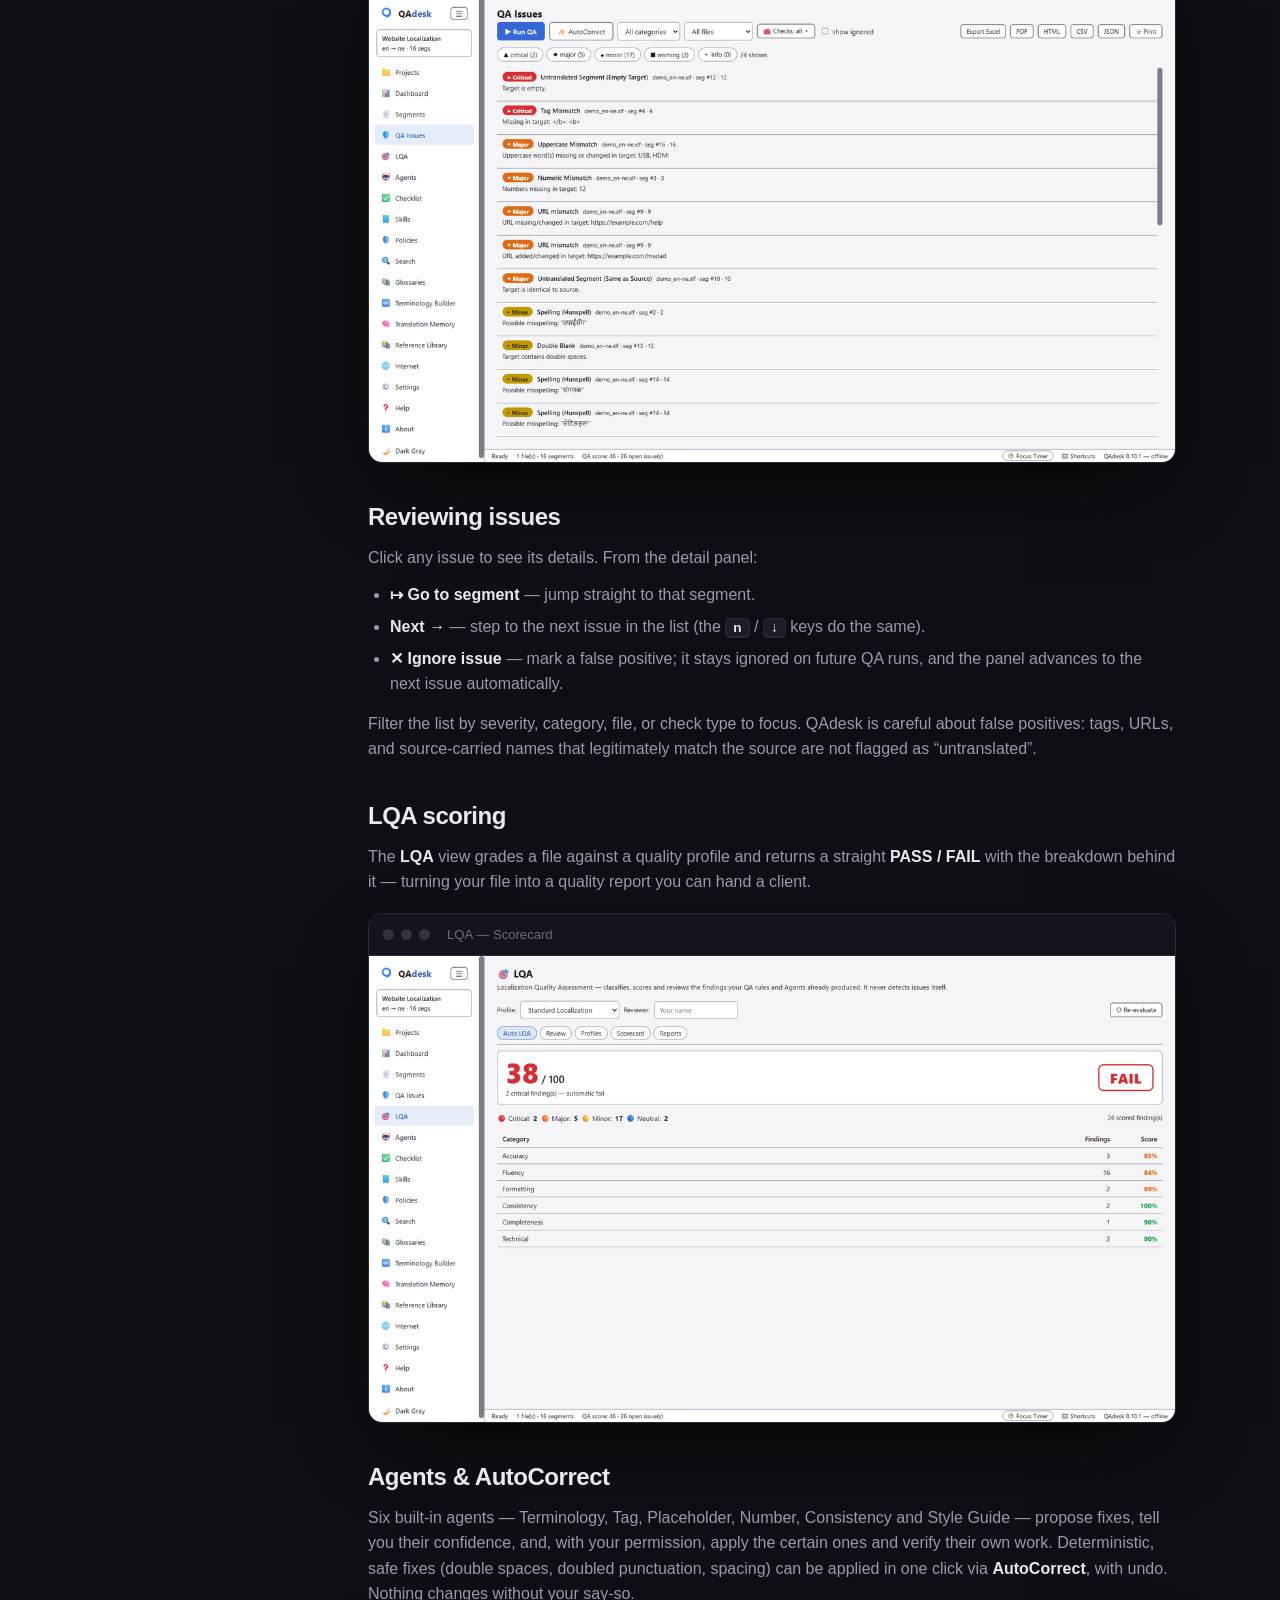
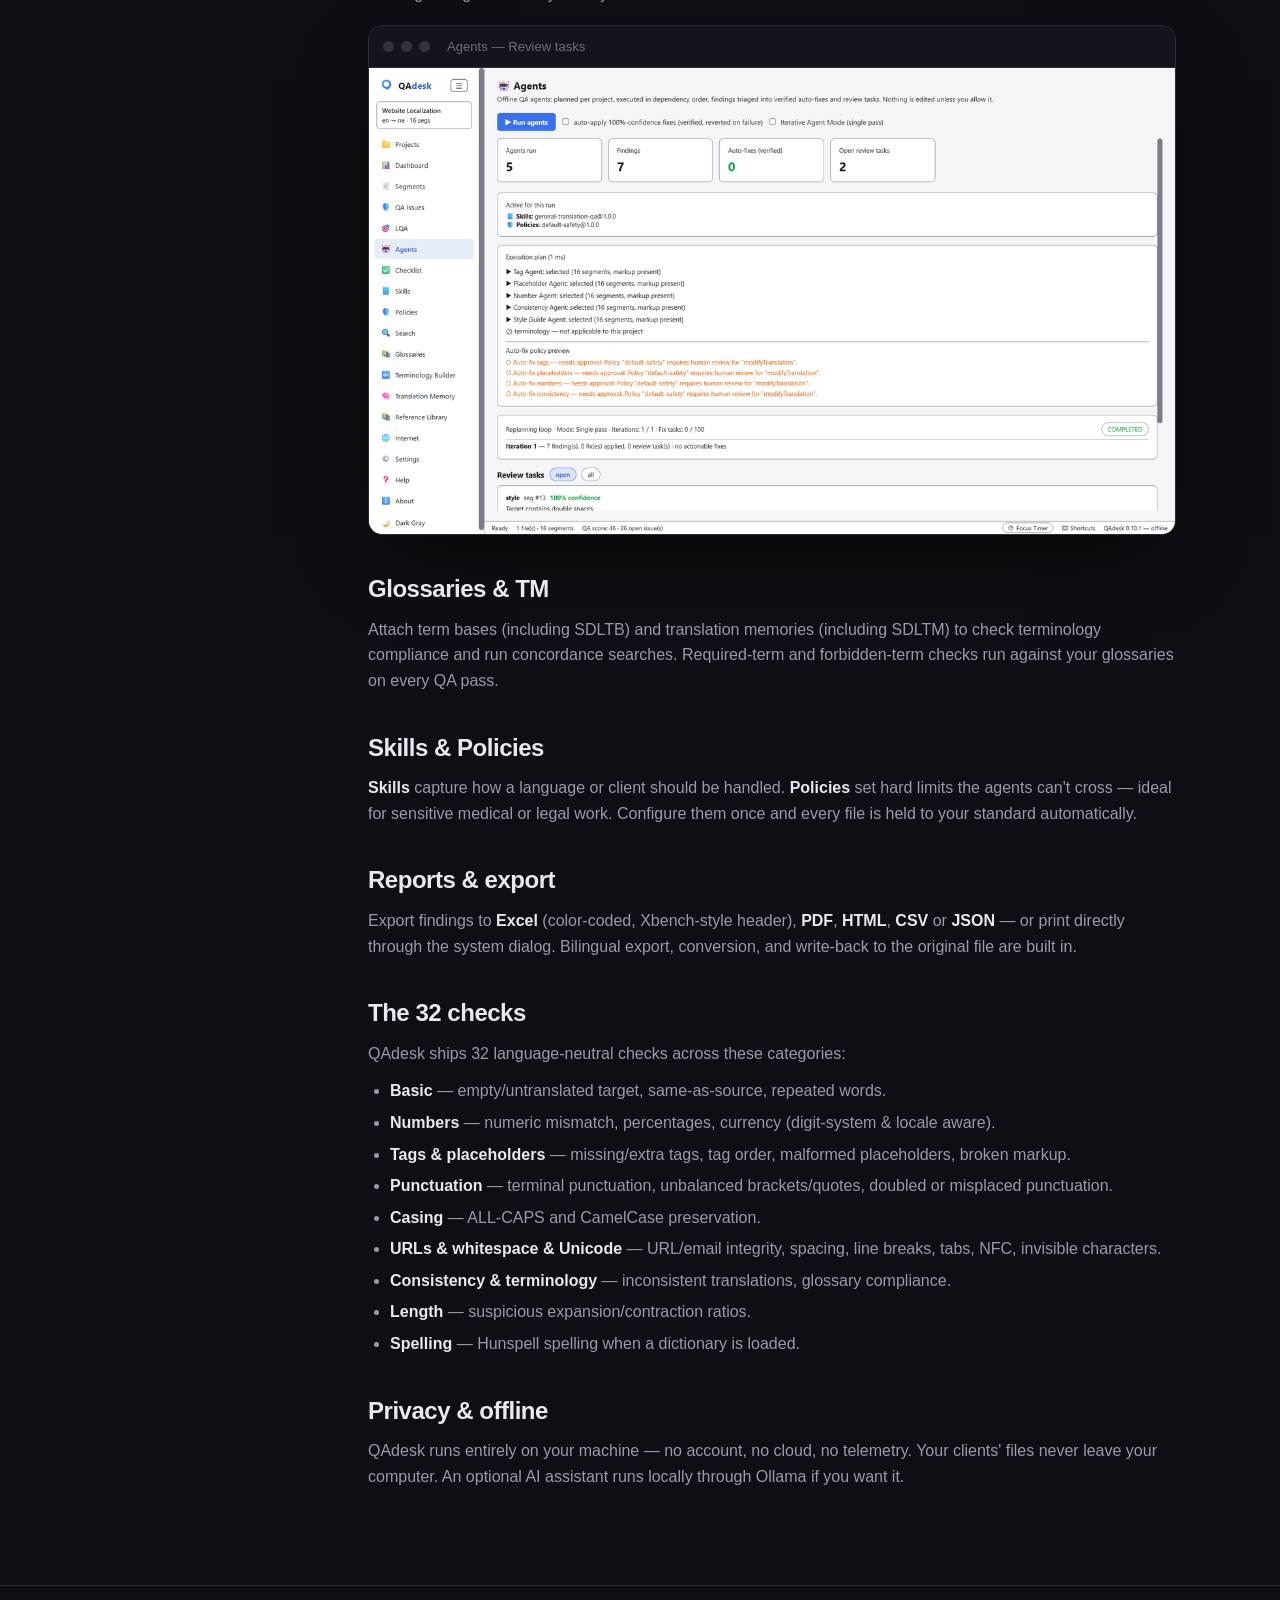
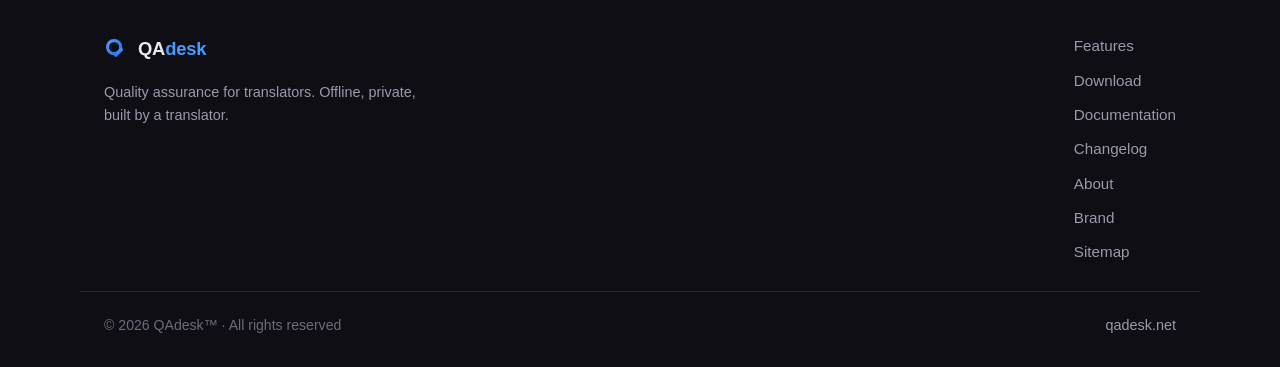
<file: docs.html>
<!DOCTYPE html>
<html lang="en">
<head>
  <meta charset="UTF-8" />
  <meta name="viewport" content="width=device-width, initial-scale=1.0" />
  <title>QAdesk Documentation — getting started &amp; guides</title>
  <meta name="description" content="How to use QAdesk: import files, run 32 QA checks, review issues, score with LQA, use agents, glossaries and reports." />
  <meta property="og:title" content="QAdesk Documentation — getting started &amp; guides" />
  <meta property="og:description" content="How to use QAdesk: import files, run 32 QA checks, review issues, score with LQA, use agents, glossaries and reports." />
  <meta property="og:type" content="website" />
  <meta property="og:image" content="https://qadesk.net/assets/og.png" />
  <meta name="twitter:card" content="summary_large_image" />
  <link rel="icon" href="data:image/svg+xml,%3Csvg%20xmlns%3D%27http%3A%2F%2Fwww.w3.org%2F2000%2Fsvg%27%20viewBox%3D%270%200%2064%2064%27%3E%3Cdefs%3E%3ClinearGradient%20id%3D%27g%27%20x1%3D%270%27%20y1%3D%270%27%20x2%3D%271%27%20y2%3D%271%27%3E%3Cstop%20offset%3D%270%27%20stop-color%3D%27%232f8bff%27%2F%3E%3Cstop%20offset%3D%271%27%20stop-color%3D%27%231257c9%27%2F%3E%3C%2FlinearGradient%3E%3C%2Fdefs%3E%3Crect%20width%3D%2764%27%20height%3D%2764%27%20rx%3D%2715%27%20fill%3D%27url%28%23g%29%27%2F%3E%3Ccircle%20cx%3D%2727%27%20cy%3D%2727%27%20r%3D%2717.5%27%20fill%3D%27none%27%20stroke%3D%27%23ffffff%27%20stroke-width%3D%278.5%27%2F%3E%3Crect%20x%3D%2734%27%20y%3D%2726%27%20width%3D%279.5%27%20height%3D%2730%27%20rx%3D%274.75%27%20fill%3D%27%23ffffff%27%20transform%3D%27rotate%2845%2038.75%2041%29%27%2F%3E%3C%2Fsvg%3E" />
  <link rel="icon" type="image/png" sizes="32x32" href="assets/favicon-32.png" />
  <link rel="icon" type="image/png" sizes="16x16" href="assets/favicon-16.png" />
  <link rel="apple-touch-icon" href="assets/apple-touch-icon.png" />
  <link rel="stylesheet" href="styles.css" />
</head>
<body>
  <a class="skip-link" href="#main">Skip to content</a>
  <header class="site-header" id="top">
    <nav class="nav container" aria-label="Primary">
      <a class="brand" href="index.html" aria-label="QAdesk home">
        <span class="brand-mark" aria-hidden="true"><svg viewBox="0 0 64 64" width="28" height="28"><defs><linearGradient id="qgh" x1="0" y1="0" x2="1" y2="1"><stop offset="0" stop-color="#4a9bff"/><stop offset="1" stop-color="#1f6fe5"/></linearGradient></defs><circle cx="27" cy="27" r="17.5" fill="none" stroke="url(#qgh)" stroke-width="8.5"/><rect x="34" y="26" width="9.5" height="30" rx="4.75" fill="url(#qgh)" transform="rotate(45 38.75 41)"/></svg></span>
        <span class="brand-name">QA<span class="ac">desk</span></span>
      </a>
      <button class="nav-toggle" aria-expanded="false" aria-controls="nav-links" aria-label="Menu"><span></span><span></span><span></span></button>
      <ul class="nav-links" id="nav-links">
        <li><a href="index.html#features">Features</a></li>
        <li><a href="download.html">Download</a></li>
        <li><a href="docs.html" aria-current="page">Docs</a></li>
        <li><a href="about.html">About</a></li>
        <li><a class="btn btn-primary btn-sm" href="download.html">Get QAdesk</a></li>
      </ul>
    </nav>
  </header>

  <main id="main">
    <section class="page-hero">
      <div class="container">
        <p class="breadcrumb"><a href="index.html">Home</a> / Documentation</p>
        <h1>Documentation</h1>
        <p>Everything you need to import a file, run QA, and deliver a scored report. The full reference guide also ships inside the app under <strong>Help</strong>.</p>
      </div>
    </section>

    <section class="section">
      <div class="container doc-layout">
        <aside class="doc-nav" aria-label="Docs navigation">
          <h4>Getting started</h4>
          <a href="#start">Quick start</a>
          <a href="#import">Importing files</a>
          <a href="#run">Running QA</a>
          <a href="#review">Reviewing issues</a>
          <h4>Going further</h4>
          <a href="#lqa">LQA scoring</a>
          <a href="#agents">Agents &amp; AutoCorrect</a>
          <a href="#terms">Glossaries &amp; TM</a>
          <a href="#rules">Skills &amp; Policies</a>
          <a href="#reports">Reports &amp; export</a>
          <h4>Reference</h4>
          <a href="#checks">The 32 checks</a>
          <a href="#privacy">Privacy &amp; offline</a>
        </aside>

        <div class="doc-content">
          <h2 id="start">Quick start</h2>
          <p>QAdesk works in four moves: <strong>import</strong> a bilingual file, <strong>run QA</strong>, <strong>review and fix</strong> the findings, then <strong>score and export</strong> a report. No account, no setup — it opens straight to your projects.</p>
          <ol>
            <li>Open QAdesk and drag a file onto the <strong>Projects</strong> view (or use Import).</li>
            <li>Press <strong>▶ Run QA</strong> from the Dashboard or the QA Issues view.</li>
            <li>Work down the issue list — jump to segments, ignore false positives, apply safe fixes.</li>
            <li>Score against an LQA profile and export the report.</li>
          </ol>

          <h2 id="import">Importing files</h2>
          <p>Drop in whatever your CAT tool speaks. QAdesk lines up source and target automatically and shows the segment grid. Supported formats include XLIFF, SDLXLIFF (Trados), MQXLIFF (memoQ), Phrase/Memsource, Wordfast, TMX, TBX, SDLTB, SDLTM, Excel (XLSX), CSV, PO, JSON, SRT and Trados RTF.</p>
          <p>You can also enable <strong>Windows Explorer integration</strong> in Settings, then right-click any file and choose <em>“Run QA with QAdesk”</em> to import and check in one step.</p>
          <figure class="shot"><div class="shot-bar" aria-hidden="true"><span class="dot"></span><span class="dot"></span><span class="dot"></span><span class="shot-title">Projects</span></div><img src="assets/projects.png" alt="QAdesk Projects view listing imported files" width="1236" height="715" loading="lazy" /></figure>

          <h2 id="run">Running QA</h2>
          <p>Press <strong>▶ Run QA</strong> to run all 32 language-neutral checks over every segment. Findings are sorted so the most severe come first, and each carries the segment number and the CAT-tool unit id so anyone can locate it.</p>
          <figure class="shot"><div class="shot-bar" aria-hidden="true"><span class="dot"></span><span class="dot"></span><span class="dot"></span><span class="shot-title">QA Issues</span></div><img src="assets/qa-issues.png" alt="QAdesk QA Issues list with severity-ranked findings" width="1236" height="715" loading="lazy" /></figure>

          <h2 id="review">Reviewing issues</h2>
          <p>Click any issue to see its details. From the detail panel:</p>
          <ul>
            <li><strong>↦ Go to segment</strong> — jump straight to that segment.</li>
            <li><strong>Next →</strong> — step to the next issue in the list (the <span class="kbd">n</span> / <span class="kbd">↓</span> keys do the same).</li>
            <li><strong>✕ Ignore issue</strong> — mark a false positive; it stays ignored on future QA runs, and the panel advances to the next issue automatically.</li>
          </ul>
          <p>Filter the list by severity, category, file, or check type to focus. QAdesk is careful about false positives: tags, URLs, and source-carried names that legitimately match the source are not flagged as “untranslated”.</p>

          <h2 id="lqa">LQA scoring</h2>
          <p>The <strong>LQA</strong> view grades a file against a quality profile and returns a straight <strong>PASS / FAIL</strong> with the breakdown behind it — turning your file into a quality report you can hand a client.</p>
          <figure class="shot"><div class="shot-bar" aria-hidden="true"><span class="dot"></span><span class="dot"></span><span class="dot"></span><span class="shot-title">LQA — Scorecard</span></div><img src="assets/lqa-scorecard.png" alt="QAdesk LQA scorecard with category breakdown and PASS/FAIL result" width="1236" height="715" loading="lazy" /></figure>

          <h2 id="agents">Agents &amp; AutoCorrect</h2>
          <p>Six built-in agents — Terminology, Tag, Placeholder, Number, Consistency and Style Guide — propose fixes, tell you their confidence, and, with your permission, apply the certain ones and verify their own work. Deterministic, safe fixes (double spaces, doubled punctuation, spacing) can be applied in one click via <strong>AutoCorrect</strong>, with undo. Nothing changes without your say-so.</p>
          <figure class="shot"><div class="shot-bar" aria-hidden="true"><span class="dot"></span><span class="dot"></span><span class="dot"></span><span class="shot-title">Agents — Review tasks</span></div><img src="assets/agents-tasks.png" alt="QAdesk Agents view with proposed fixes, confidence levels, and apply/verify controls" width="1236" height="715" loading="lazy" /></figure>

          <h2 id="terms">Glossaries &amp; TM</h2>
          <p>Attach term bases (including SDLTB) and translation memories (including SDLTM) to check terminology compliance and run concordance searches. Required-term and forbidden-term checks run against your glossaries on every QA pass.</p>

          <h2 id="rules">Skills &amp; Policies</h2>
          <p><strong>Skills</strong> capture how a language or client should be handled. <strong>Policies</strong> set hard limits the agents can't cross — ideal for sensitive medical or legal work. Configure them once and every file is held to your standard automatically.</p>

          <h2 id="reports">Reports &amp; export</h2>
          <p>Export findings to <strong>Excel</strong> (color-coded, Xbench-style header), <strong>PDF</strong>, <strong>HTML</strong>, <strong>CSV</strong> or <strong>JSON</strong> — or print directly through the system dialog. Bilingual export, conversion, and write-back to the original file are built in.</p>

          <h2 id="checks">The 32 checks</h2>
          <p>QAdesk ships 32 language-neutral checks across these categories:</p>
          <ul>
            <li><strong>Basic</strong> — empty/untranslated target, same-as-source, repeated words.</li>
            <li><strong>Numbers</strong> — numeric mismatch, percentages, currency (digit-system &amp; locale aware).</li>
            <li><strong>Tags &amp; placeholders</strong> — missing/extra tags, tag order, malformed placeholders, broken markup.</li>
            <li><strong>Punctuation</strong> — terminal punctuation, unbalanced brackets/quotes, doubled or misplaced punctuation.</li>
            <li><strong>Casing</strong> — ALL-CAPS and CamelCase preservation.</li>
            <li><strong>URLs &amp; whitespace &amp; Unicode</strong> — URL/email integrity, spacing, line breaks, tabs, NFC, invisible characters.</li>
            <li><strong>Consistency &amp; terminology</strong> — inconsistent translations, glossary compliance.</li>
            <li><strong>Length</strong> — suspicious expansion/contraction ratios.</li>
            <li><strong>Spelling</strong> — Hunspell spelling when a dictionary is loaded.</li>
          </ul>

          <h2 id="privacy">Privacy &amp; offline</h2>
          <p>QAdesk runs entirely on your machine — no account, no cloud, no telemetry. Your clients' files never leave your computer. An optional AI assistant runs locally through Ollama if you want it.</p>
        </div>
      </div>
    </section>
  </main>

  <footer class="site-footer">
    <div class="container footer-grid">
      <div>
        <div class="brand"><span class="brand-mark" aria-hidden="true"><svg viewBox="0 0 64 64" width="24" height="24"><defs><linearGradient id="qgf" x1="0" y1="0" x2="1" y2="1"><stop offset="0" stop-color="#4a9bff"/><stop offset="1" stop-color="#1f6fe5"/></linearGradient></defs><circle cx="27" cy="27" r="17.5" fill="none" stroke="url(#qgf)" stroke-width="8.5"/><rect x="34" y="26" width="9.5" height="30" rx="4.75" fill="url(#qgf)" transform="rotate(45 38.75 41)"/></svg></span><span class="brand-name">QA<span class="ac">desk</span></span></div>
        <p class="muted small">Quality assurance for translators. Offline, private, built by a translator.</p>
      </div>
      <nav aria-label="Footer">
        <a href="index.html#features">Features</a>
        <a href="download.html">Download</a>
        <a href="docs.html">Documentation</a>
        <a href="changelog.html">Changelog</a>
        <a href="about.html">About</a>
        <a href="brand/">Brand</a>
        <a href="sitemap.xml">Sitemap</a>
      </nav>
    </div>
    <div class="container footer-base"><span>© <span data-year></span> QAdesk™ · All rights reserved</span><span class="muted small">qadesk.net</span></div>
  </footer>
  <script src="main.js"></script>

  <script src="assets/qadesk-chat.js" defer></script>
</body>
</html>
</file>
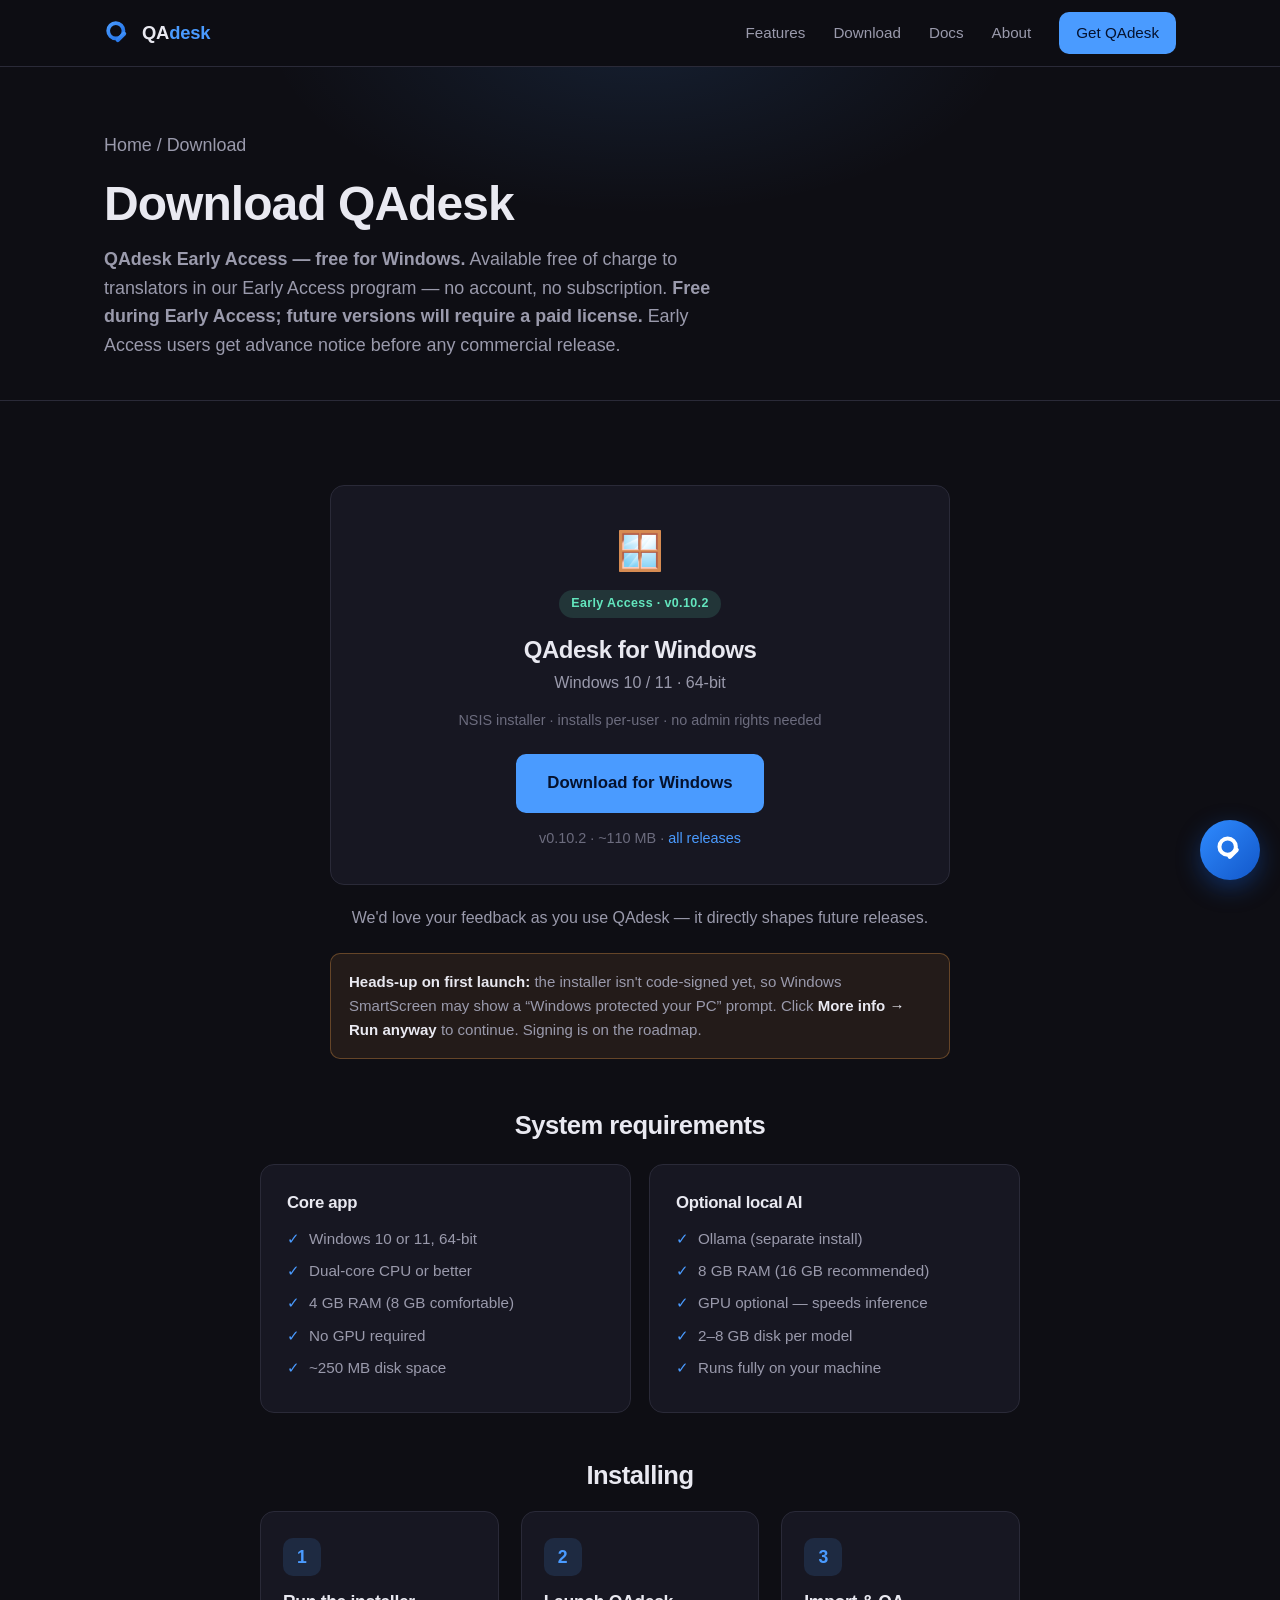
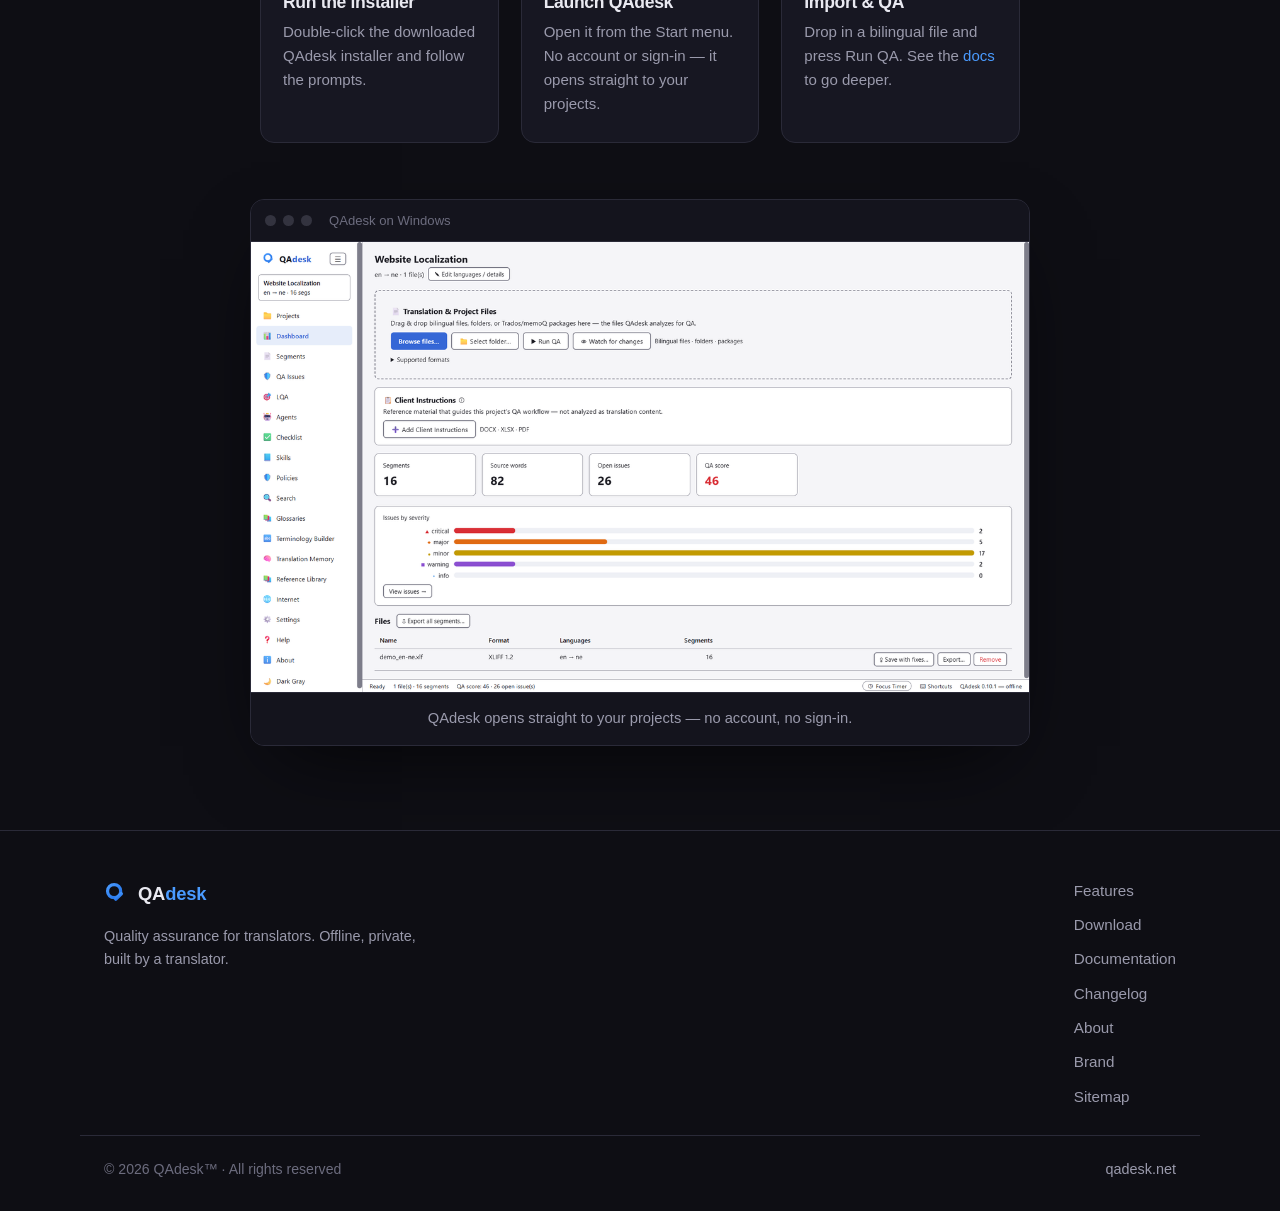
<file: download.html>
<!DOCTYPE html>
<html lang="en">
<head>
  <meta charset="UTF-8" />
  <meta name="viewport" content="width=device-width, initial-scale=1.0" />
  <title>Download QAdesk — free for Windows</title>
  <meta name="description" content="Download QAdesk for Windows 10/11. A single offline installer — no account, no cloud. System requirements and install steps." />
  <meta property="og:title" content="Download QAdesk — free for Windows" />
  <meta property="og:description" content="Download QAdesk for Windows 10/11. A single offline installer — no account, no cloud. System requirements and install steps." />
  <meta property="og:type" content="website" />
  <meta property="og:image" content="https://qadesk.net/assets/og.png" />
  <meta name="twitter:card" content="summary_large_image" />
  <link rel="icon" href="data:image/svg+xml,%3Csvg%20xmlns%3D%27http%3A%2F%2Fwww.w3.org%2F2000%2Fsvg%27%20viewBox%3D%270%200%2064%2064%27%3E%3Cdefs%3E%3ClinearGradient%20id%3D%27g%27%20x1%3D%270%27%20y1%3D%270%27%20x2%3D%271%27%20y2%3D%271%27%3E%3Cstop%20offset%3D%270%27%20stop-color%3D%27%232f8bff%27%2F%3E%3Cstop%20offset%3D%271%27%20stop-color%3D%27%231257c9%27%2F%3E%3C%2FlinearGradient%3E%3C%2Fdefs%3E%3Crect%20width%3D%2764%27%20height%3D%2764%27%20rx%3D%2715%27%20fill%3D%27url%28%23g%29%27%2F%3E%3Ccircle%20cx%3D%2727%27%20cy%3D%2727%27%20r%3D%2717.5%27%20fill%3D%27none%27%20stroke%3D%27%23ffffff%27%20stroke-width%3D%278.5%27%2F%3E%3Crect%20x%3D%2734%27%20y%3D%2726%27%20width%3D%279.5%27%20height%3D%2730%27%20rx%3D%274.75%27%20fill%3D%27%23ffffff%27%20transform%3D%27rotate%2845%2038.75%2041%29%27%2F%3E%3C%2Fsvg%3E" />
  <link rel="icon" type="image/png" sizes="32x32" href="assets/favicon-32.png" />
  <link rel="icon" type="image/png" sizes="16x16" href="assets/favicon-16.png" />
  <link rel="apple-touch-icon" href="assets/apple-touch-icon.png" />
  <link rel="stylesheet" href="styles.css" />
</head>
<body>
  <a class="skip-link" href="#main">Skip to content</a>
  <header class="site-header" id="top">
    <nav class="nav container" aria-label="Primary">
      <a class="brand" href="index.html" aria-label="QAdesk home">
        <span class="brand-mark" aria-hidden="true"><svg viewBox="0 0 64 64" width="28" height="28"><defs><linearGradient id="qgh" x1="0" y1="0" x2="1" y2="1"><stop offset="0" stop-color="#4a9bff"/><stop offset="1" stop-color="#1f6fe5"/></linearGradient></defs><circle cx="27" cy="27" r="17.5" fill="none" stroke="url(#qgh)" stroke-width="8.5"/><rect x="34" y="26" width="9.5" height="30" rx="4.75" fill="url(#qgh)" transform="rotate(45 38.75 41)"/></svg></span>
        <span class="brand-name">QA<span class="ac">desk</span></span>
      </a>
      <button class="nav-toggle" aria-expanded="false" aria-controls="nav-links" aria-label="Menu"><span></span><span></span><span></span></button>
      <ul class="nav-links" id="nav-links">
        <li><a href="index.html#features">Features</a></li>
        <li><a href="download.html" aria-current="page">Download</a></li>
        <li><a href="docs.html">Docs</a></li>
        <li><a href="about.html">About</a></li>
        <li><a class="btn btn-primary btn-sm" href="#get">Get QAdesk</a></li>
      </ul>
    </nav>
  </header>

  <main id="main">
    <section class="page-hero">
      <div class="container">
        <p class="breadcrumb"><a href="index.html">Home</a> / Download</p>
        <h1>Download QAdesk</h1>
        <p><strong>QAdesk Early Access — free for Windows.</strong> Available free of charge to translators in our Early Access program — no account, no subscription. <strong>Free during Early Access; future versions will require a paid license.</strong> Early Access users get advance notice before any commercial release.</p>
      </div>
    </section>

    <section class="section" id="get">
      <div class="container">
        <div class="dl-card">
          <div class="os" aria-hidden="true">🪟</div>
          <span class="dl-badge">Early Access · v0.10.2</span>
          <h2>QAdesk for Windows</h2>
          <p class="muted">Windows 10 / 11 · 64-bit</p>
          <div class="dl-meta">NSIS installer · installs per-user · no admin rights needed</div>
          <a class="btn btn-primary btn-lg" href="https://github.com/pradip2021/qadesk.net/releases/download/v0.10.2/QAdesk-Setup-0.10.2.exe">Download for Windows</a>
          <p class="dl-meta" style="margin:14px 0 0;">v0.10.2 · ~110&nbsp;MB · <a href="https://github.com/pradip2021/qadesk.net/releases" style="color:var(--accent)">all releases</a></p>
        </div>

        <p class="center muted" style="max-width:620px;margin:20px auto 0;">
          We'd love your feedback as you use QAdesk — it directly shapes future releases.
        </p>

        <div class="note">
          <strong>Heads-up on first launch:</strong> the installer isn't code-signed yet, so Windows SmartScreen may show a
          “Windows protected your PC” prompt. Click <strong>More info → Run anyway</strong> to continue. Signing is on the roadmap.
        </div>

        <div class="container narrow" style="padding:0; margin-top:52px;">
          <h2 class="center" style="font-size:1.6rem; margin-bottom:24px;">System requirements</h2>
          <div class="req-grid">
            <div class="card">
              <h3>Core app</h3>
              <ul>
                <li>Windows 10 or 11, 64-bit</li>
                <li>Dual-core CPU or better</li>
                <li>4 GB RAM (8 GB comfortable)</li>
                <li>No GPU required</li>
                <li>~250 MB disk space</li>
              </ul>
            </div>
            <div class="card">
              <h3>Optional local AI</h3>
              <ul>
                <li>Ollama (separate install)</li>
                <li>8 GB RAM (16 GB recommended)</li>
                <li>GPU optional — speeds inference</li>
                <li>2–8 GB disk per model</li>
                <li>Runs fully on your machine</li>
              </ul>
            </div>
          </div>
        </div>

        <div class="container narrow" style="padding:0; margin-top:48px;">
          <h2 class="center" style="font-size:1.6rem; margin-bottom:20px;">Installing</h2>
          <ol class="steps" style="grid-template-columns:repeat(3,1fr);">
            <li><span class="step-n">1</span><h3>Run the installer</h3><p>Double-click the downloaded QAdesk installer and follow the prompts.</p></li>
            <li><span class="step-n">2</span><h3>Launch QAdesk</h3><p>Open it from the Start menu. No account or sign-in — it opens straight to your projects.</p></li>
            <li><span class="step-n">3</span><h3>Import &amp; QA</h3><p>Drop in a bilingual file and press Run QA. See the <a href="docs.html" style="color:var(--accent)">docs</a> to go deeper.</p></li>
          </ol>
        </div>

        <figure class="shot dl-shot">
          <div class="shot-bar" aria-hidden="true"><span class="dot"></span><span class="dot"></span><span class="dot"></span><span class="shot-title">QAdesk on Windows</span></div>
          <img src="assets/dashboard.png" alt="The QAdesk dashboard on Windows, showing project summary and QA controls" width="1236" height="715" loading="lazy" />
          <figcaption>QAdesk opens straight to your projects — no account, no sign-in.</figcaption>
        </figure>
      </div>
    </section>
  </main>

  <footer class="site-footer">
    <div class="container footer-grid">
      <div>
        <div class="brand"><span class="brand-mark" aria-hidden="true"><svg viewBox="0 0 64 64" width="24" height="24"><defs><linearGradient id="qgf" x1="0" y1="0" x2="1" y2="1"><stop offset="0" stop-color="#4a9bff"/><stop offset="1" stop-color="#1f6fe5"/></linearGradient></defs><circle cx="27" cy="27" r="17.5" fill="none" stroke="url(#qgf)" stroke-width="8.5"/><rect x="34" y="26" width="9.5" height="30" rx="4.75" fill="url(#qgf)" transform="rotate(45 38.75 41)"/></svg></span><span class="brand-name">QA<span class="ac">desk</span></span></div>
        <p class="muted small">Quality assurance for translators. Offline, private, built by a translator.</p>
      </div>
      <nav aria-label="Footer">
        <a href="index.html#features">Features</a>
        <a href="download.html">Download</a>
        <a href="docs.html">Documentation</a>
        <a href="changelog.html">Changelog</a>
        <a href="about.html">About</a>
        <a href="brand/">Brand</a>
        <a href="sitemap.xml">Sitemap</a>
      </nav>
    </div>
    <div class="container footer-base"><span>© <span data-year></span> QAdesk™ · All rights reserved</span><span class="muted small">qadesk.net</span></div>
  </footer>
  <script src="main.js"></script>

  <script src="assets/qadesk-chat.js" defer></script>
</body>
</html>
</file>
<file: styles.css>
/* QAdesk — qadesk.net  |  brand-matched dark theme */
:root {
  --bg: #0e0e14;
  --bg-2: #14141d;
  --panel: #171722;
  --panel-2: #1d1d2a;
  --border: #2a2a38;
  --ink: #e9e9f1;
  --dim: #9a9aac;
  --faint: #6c6c7e;
  --accent: #4a9bff;
  --accent-2: #9b7bff;
  --critical: #ff6b6b;
  --major: #ffa94d;
  --minor: #ffd43b;
  --warning: #74c0fc;
  --ok: #63e6be;
  --radius: 14px;
  --maxw: 1120px;
  --font: -apple-system, BlinkMacSystemFont, "Segoe UI", Roboto, Helvetica, Arial, sans-serif;
}

* { margin: 0; padding: 0; box-sizing: border-box; }
html { scroll-behavior: smooth; scroll-padding-top: 80px; }
body {
  font-family: var(--font);
  background: var(--bg);
  color: var(--ink);
  line-height: 1.6;
  -webkit-font-smoothing: antialiased;
  overflow-x: hidden;
}
a { color: inherit; text-decoration: none; }
h1, h2, h3 { line-height: 1.15; letter-spacing: -0.02em; }
img { max-width: 100%; }

.container { width: 100%; max-width: var(--maxw); margin: 0 auto; padding: 0 24px; }
.narrow { max-width: 760px; }
.center { text-align: center; }
.muted { color: var(--dim); }
.small { font-size: 0.9rem; }
.big { font-size: 1.15rem; }

.skip-link {
  position: absolute; left: -999px; top: 8px; background: var(--accent); color: #071;
  padding: 8px 14px; border-radius: 8px; z-index: 100;
}
.skip-link:focus { left: 8px; color: #05122e; }

.eyebrow {
  text-transform: uppercase; letter-spacing: 0.14em; font-size: 0.78rem;
  font-weight: 700; color: var(--accent); margin-bottom: 14px;
}
.grad {
  background: linear-gradient(100deg, var(--accent), var(--accent-2));
  -webkit-background-clip: text; background-clip: text; color: transparent;
}

/* ---- buttons ---- */
.btn {
  display: inline-flex; align-items: center; justify-content: center;
  font-weight: 600; font-size: 0.98rem; padding: 12px 22px; border-radius: 10px;
  border: 1px solid transparent; cursor: pointer; transition: transform .12s ease, background .2s ease, border-color .2s ease;
  white-space: nowrap;
}
.btn:hover { transform: translateY(-1px); }
.btn-primary { background: var(--accent); color: #05122e; }
.btn-primary:hover { background: #85b0ff; }
.btn-ghost { background: transparent; color: var(--ink); border-color: var(--border); }
.btn-ghost:hover { border-color: var(--accent); color: var(--accent); }
.btn-sm { padding: 8px 16px; font-size: 0.9rem; }
.btn-lg { padding: 15px 30px; font-size: 1.05rem; }

/* ---- header / nav ---- */
.site-header {
  position: sticky; top: 0; z-index: 50;
  background: rgba(14,14,20,0.82); backdrop-filter: blur(12px);
  border-bottom: 1px solid var(--border);
}
.nav { display: flex; align-items: center; justify-content: space-between; height: 66px; }
.brand { display: inline-flex; align-items: center; gap: 10px; font-weight: 800; font-size: 1.15rem; letter-spacing: -0.01em; }
.brand-mark { display: inline-flex; }
.nav-links { list-style: none; display: flex; align-items: center; gap: 28px; }
.nav-links a { color: var(--dim); font-weight: 500; font-size: 0.95rem; transition: color .15s; }
.nav-links a:hover { color: var(--ink); }
.nav-links .btn { color: #05122e; }
.nav-toggle { display: none; background: none; border: 0; flex-direction: column; gap: 5px; cursor: pointer; padding: 8px; }
.nav-toggle span { width: 22px; height: 2px; background: var(--ink); border-radius: 2px; transition: .2s; }

/* ---- hero ---- */
.hero { padding: 84px 0 64px; position: relative; }
.hero::before {
  content: ""; position: absolute; inset: 0; z-index: -1;
  background:
    radial-gradient(680px 340px at 78% 8%, rgba(74,155,255,0.16), transparent 60%),
    radial-gradient(560px 320px at 12% 40%, rgba(155,123,255,0.10), transparent 60%);
}
.hero-grid { display: grid; grid-template-columns: 1.05fr 0.95fr; gap: 52px; align-items: center; }
.hero-copy h1 { font-size: clamp(2.3rem, 5vw, 3.5rem); font-weight: 800; margin-bottom: 20px; }
.lede { font-size: 1.18rem; color: var(--dim); max-width: 560px; margin-bottom: 30px; }
.lede strong { color: var(--ink); font-weight: 600; }
.hero-cta { display: flex; gap: 14px; flex-wrap: wrap; }
.center-cta { justify-content: center; }
.hero-note { margin-top: 18px; color: var(--faint); font-size: 0.9rem; }

/* screenshot frames (real app captures) */
.shot {
  background: var(--panel); border: 1px solid var(--border); border-radius: var(--radius);
  overflow: hidden; box-shadow: 0 30px 80px -30px rgba(0,0,0,0.8);
}
.shot-bar { display: flex; align-items: center; gap: 7px; padding: 10px 14px; background: var(--bg-2); border-bottom: 1px solid var(--border); }
.shot-bar .dot { width: 11px; height: 11px; border-radius: 50%; background: #33333f; }
.shot-title { margin-left: 10px; color: var(--faint); font-size: 0.82rem; }
.shot img { display: block; width: 100%; height: auto; cursor: zoom-in; }
.shot-hero { transform: rotate(0.4deg); }
.shot figcaption { padding: 14px 16px; color: var(--dim); font-size: 0.92rem; border-top: 1px solid var(--border); background: var(--bg-2); }
.shot-grid { display: grid; grid-template-columns: repeat(3, 1fr); gap: 22px; }

/* click-to-zoom lightbox */
.lightbox { position: fixed; inset: 0; z-index: 200; display: none; align-items: center; justify-content: center; padding: 4vmin; background: rgba(6,6,12,0.93); cursor: zoom-out; }
.lightbox.open { display: flex; }
.lightbox img { max-width: 96vw; max-height: 92vh; width: auto; height: auto; border-radius: 10px; border: 1px solid var(--border); box-shadow: 0 24px 80px rgba(0,0,0,0.6); }

/* ---- trust strip ---- */
.strip { border-top: 1px solid var(--border); border-bottom: 1px solid var(--border); background: var(--bg-2); }
.strip-grid { display: grid; grid-template-columns: repeat(4, 1fr); gap: 20px; padding: 34px 24px; text-align: center; }
.stat { display: block; font-size: 2.2rem; font-weight: 800; color: var(--ink); letter-spacing: -0.02em; }
.stat-label { color: var(--dim); font-size: 0.92rem; }

/* ---- sections ---- */
.section { padding: 84px 0; }
.section.alt { background: var(--bg-2); border-top: 1px solid var(--border); border-bottom: 1px solid var(--border); }
.section-head { margin-bottom: 48px; }
.section-head h2, .problem h2, .narrow h2, .download h2 { font-size: clamp(1.7rem, 3.4vw, 2.4rem); font-weight: 800; }
.section-head.center { max-width: 680px; margin-left: auto; margin-right: auto; }
.problem h2 { margin-bottom: 18px; }

/* ---- features ---- */
.feature-grid { display: grid; grid-template-columns: repeat(3, 1fr); gap: 22px; }
/* Centre a lone card on the last row (e.g. a 7th) in the 3-col grid */
.feature-grid > .card:last-child:nth-child(3n+1) { grid-column: 2 / 3; }
.card {
  background: var(--panel); border: 1px solid var(--border); border-radius: var(--radius);
  padding: 28px 26px; transition: border-color .2s ease, transform .2s ease;
}
.card:hover { border-color: rgba(74,155,255,0.5); transform: translateY(-3px); }
.card-icon { font-size: 1.8rem; margin-bottom: 14px; }
.card h3 { font-size: 1.18rem; margin-bottom: 10px; }
.card p { color: var(--dim); font-size: 0.97rem; }

/* ---- steps ---- */
.steps { list-style: none; display: grid; grid-template-columns: repeat(4, 1fr); gap: 22px; counter-reset: s; }
.steps li { background: var(--panel); border: 1px solid var(--border); border-radius: var(--radius); padding: 26px 22px; position: relative; }
.step-n {
  display: inline-flex; align-items: center; justify-content: center; width: 38px; height: 38px;
  border-radius: 10px; background: rgba(74,155,255,0.14); color: var(--accent);
  font-weight: 800; font-size: 1.1rem; margin-bottom: 16px;
}
.steps h3 { font-size: 1.1rem; margin-bottom: 8px; }
.steps p { color: var(--dim); font-size: 0.94rem; }

/* ---- formats ---- */
.format-list { list-style: none; display: flex; flex-wrap: wrap; justify-content: center; gap: 12px; max-width: 860px; margin: 0 auto 26px; }
.format-list li {
  background: var(--panel); border: 1px solid var(--border); border-radius: 999px;
  padding: 9px 18px; font-size: 0.92rem; font-weight: 500; color: var(--ink);
}

/* ---- privacy ---- */
.pill-row { display: flex; flex-wrap: wrap; justify-content: center; gap: 12px; margin-top: 28px; }
.pill { background: var(--panel); border: 1px solid var(--border); border-radius: 999px; padding: 10px 18px; font-size: 0.92rem; font-weight: 500; }

/* ---- maker ---- */
.maker blockquote { font-size: clamp(1.4rem, 3vw, 1.9rem); font-weight: 700; letter-spacing: -0.02em; line-height: 1.35; margin-bottom: 18px; }
.maker { background: radial-gradient(600px 300px at 50% 0%, rgba(74,155,255,0.10), transparent 65%); }

/* ---- download ---- */
.download { background: var(--bg-2); border-top: 1px solid var(--border); }
.download h2 { margin-bottom: 14px; }
.download .hero-cta { margin-top: 26px; }

/* ---- footer ---- */
.site-footer { border-top: 1px solid var(--border); padding: 48px 0 30px; background: var(--bg); }
.footer-grid { display: flex; justify-content: space-between; gap: 30px; flex-wrap: wrap; padding-bottom: 26px; border-bottom: 1px solid var(--border); }
.footer-grid p { margin-top: 12px; max-width: 320px; }
.footer-grid nav { display: flex; flex-direction: column; gap: 10px; }
.footer-grid nav a { color: var(--dim); font-size: 0.95rem; }
.footer-grid nav a:hover { color: var(--ink); }
.footer-base { display: flex; justify-content: space-between; align-items: center; padding-top: 22px; color: var(--faint); font-size: 0.88rem; }

/* ---- responsive ---- */
@media (max-width: 900px) {
  .hero-grid { grid-template-columns: 1fr; gap: 40px; }
  .hero-visual { order: -1; }
  .feature-grid { grid-template-columns: repeat(2, 1fr); }
  /* centering rule is desktop-only; don't force a column in 2-/1-col layouts */
  .feature-grid > .card:last-child:nth-child(3n+1) { grid-column: auto; }
  .steps { grid-template-columns: repeat(2, 1fr); }
  .strip-grid { grid-template-columns: repeat(2, 1fr); gap: 28px 20px; }
  .shot-grid { grid-template-columns: 1fr; max-width: 560px; margin: 0 auto; }
}
@media (max-width: 640px) {
  .nav-toggle { display: flex; }
  .nav-links {
    position: absolute; top: 66px; left: 0; right: 0; flex-direction: column; align-items: stretch;
    gap: 4px; background: var(--bg-2); border-bottom: 1px solid var(--border); padding: 14px 24px 20px;
    display: none;
  }
  .nav-links.open { display: flex; }
  .nav-links li { width: 100%; }
  .nav-links a { display: block; padding: 10px 0; }
  .nav-links .btn { margin-top: 8px; }
  .feature-grid, .steps { grid-template-columns: 1fr; }
  .section { padding: 60px 0; }
  .hero { padding: 56px 0 48px; }
}

@media (prefers-reduced-motion: reduce) {
  html { scroll-behavior: auto; }
  .btn:hover, .card:hover { transform: none; }
}

/* ============ interior pages ============ */
.page-hero { padding: 64px 0 40px; position: relative; border-bottom: 1px solid var(--border); }
.page-hero::before {
  content: ""; position: absolute; inset: 0; z-index: -1;
  background: radial-gradient(620px 300px at 50% -10%, rgba(74,155,255,0.12), transparent 60%);
}
.page-hero h1 { font-size: clamp(2rem, 4.4vw, 3rem); font-weight: 800; margin-bottom: 14px; }
.page-hero p { color: var(--dim); font-size: 1.12rem; max-width: 640px; }
.breadcrumb { color: var(--faint); font-size: 0.9rem; margin-bottom: 16px; }
.breadcrumb a:hover { color: var(--accent); }

/* download */
.dl-card {
  background: var(--panel); border: 1px solid var(--border); border-radius: var(--radius);
  padding: 34px; text-align: center; max-width: 620px; margin: 0 auto 20px;
}
.dl-card .os { font-size: 2.4rem; margin-bottom: 8px; }
.dl-card h2 { font-size: 1.5rem; margin-bottom: 6px; }
.dl-meta { color: var(--faint); font-size: 0.9rem; margin: 14px 0 22px; }
.dl-badge { display: inline-block; background: rgba(99,230,190,0.14); color: var(--ok); font-size: 0.78rem; font-weight: 700; padding: 4px 12px; border-radius: 999px; margin-bottom: 18px; letter-spacing: .03em; }
.req-grid { display: grid; grid-template-columns: repeat(2, 1fr); gap: 18px; margin-top: 12px; }
.req-grid .card h3 { font-size: 1.05rem; margin-bottom: 10px; }
.req-grid ul { list-style: none; }
.req-grid li { color: var(--dim); font-size: 0.95rem; padding: 4px 0 4px 22px; position: relative; }
.req-grid li::before { content: "✓"; color: var(--accent); position: absolute; left: 0; }
.note { background: rgba(255,169,77,0.09); border: 1px solid rgba(255,169,77,0.3); border-radius: 10px; padding: 16px 18px; color: var(--dim); font-size: 0.94rem; max-width: 620px; margin: 22px auto 0; }
.note strong { color: var(--ink); }

/* docs */
.doc-layout { display: grid; grid-template-columns: 220px 1fr; gap: 44px; align-items: start; }
.doc-nav { position: sticky; top: 90px; }
.doc-nav h4 { font-size: 0.78rem; text-transform: uppercase; letter-spacing: .12em; color: var(--faint); margin: 18px 0 8px; }
.doc-nav a { display: block; color: var(--dim); font-size: 0.94rem; padding: 5px 0; }
.doc-nav a:hover { color: var(--accent); }
.doc-content h2 { font-size: 1.5rem; margin: 40px 0 14px; scroll-margin-top: 90px; }
.doc-content h2:first-child { margin-top: 0; }
.doc-content h3 { font-size: 1.12rem; margin: 22px 0 8px; }
.doc-content p, .doc-content li { color: var(--dim); }
.doc-content p { margin-bottom: 12px; }
.doc-content ul, .doc-content ol { margin: 0 0 14px 22px; }
.doc-content li { margin-bottom: 6px; }
.doc-content strong { color: var(--ink); }
.doc-content code { background: var(--panel-2); border: 1px solid var(--border); border-radius: 5px; padding: 1px 6px; font-size: 0.88em; color: var(--accent); }
.kbd { background: var(--panel-2); border: 1px solid var(--border); border-bottom-width: 2px; border-radius: 5px; padding: 1px 7px; font-size: 0.85em; font-weight: 600; color: var(--ink); }

/* changelog */
.log { max-width: 760px; margin: 0 auto; }
.log-entry { display: grid; grid-template-columns: 150px 1fr; gap: 24px; padding: 26px 0; border-bottom: 1px solid var(--border); }
.log-ver { font-weight: 800; font-size: 1.15rem; }
.log-date { color: var(--faint); font-size: 0.88rem; margin-top: 4px; }
.log-tag { display: inline-block; font-size: 0.72rem; font-weight: 700; text-transform: uppercase; letter-spacing: .04em; padding: 2px 8px; border-radius: 5px; margin-right: 8px; }
.log-tag.new { background: rgba(99,230,190,0.14); color: var(--ok); }
.log-tag.fix { background: rgba(116,192,252,0.14); color: var(--warning); }
.log-tag.imp { background: rgba(155,123,255,0.16); color: var(--accent-2); }
.log-body ul { list-style: none; }
.log-body li { color: var(--dim); padding: 6px 0; font-size: 0.96rem; }

/* about */
.about-lead { font-size: 1.25rem; color: var(--ink); font-weight: 500; line-height: 1.6; }
.about-body p { color: var(--dim); margin-bottom: 16px; font-size: 1.02rem; }

/* inline framed screenshots inside content */
.doc-content .shot { margin: 18px 0 30px; }
.dl-shot { max-width: 780px; margin: 56px auto 0; }
.dl-shot figcaption { text-align: center; }

@media (max-width: 820px) {
  .doc-layout { grid-template-columns: 1fr; gap: 24px; }
  .doc-nav { position: static; display: flex; flex-wrap: wrap; gap: 4px 16px; border: 1px solid var(--border); border-radius: 10px; padding: 12px 16px; }
  .doc-nav h4 { width: 100%; margin: 8px 0 2px; }
  .req-grid { grid-template-columns: 1fr; }
  .log-entry { grid-template-columns: 1fr; gap: 10px; }
}

.brand-name .ac { color: var(--accent); }
</file>
